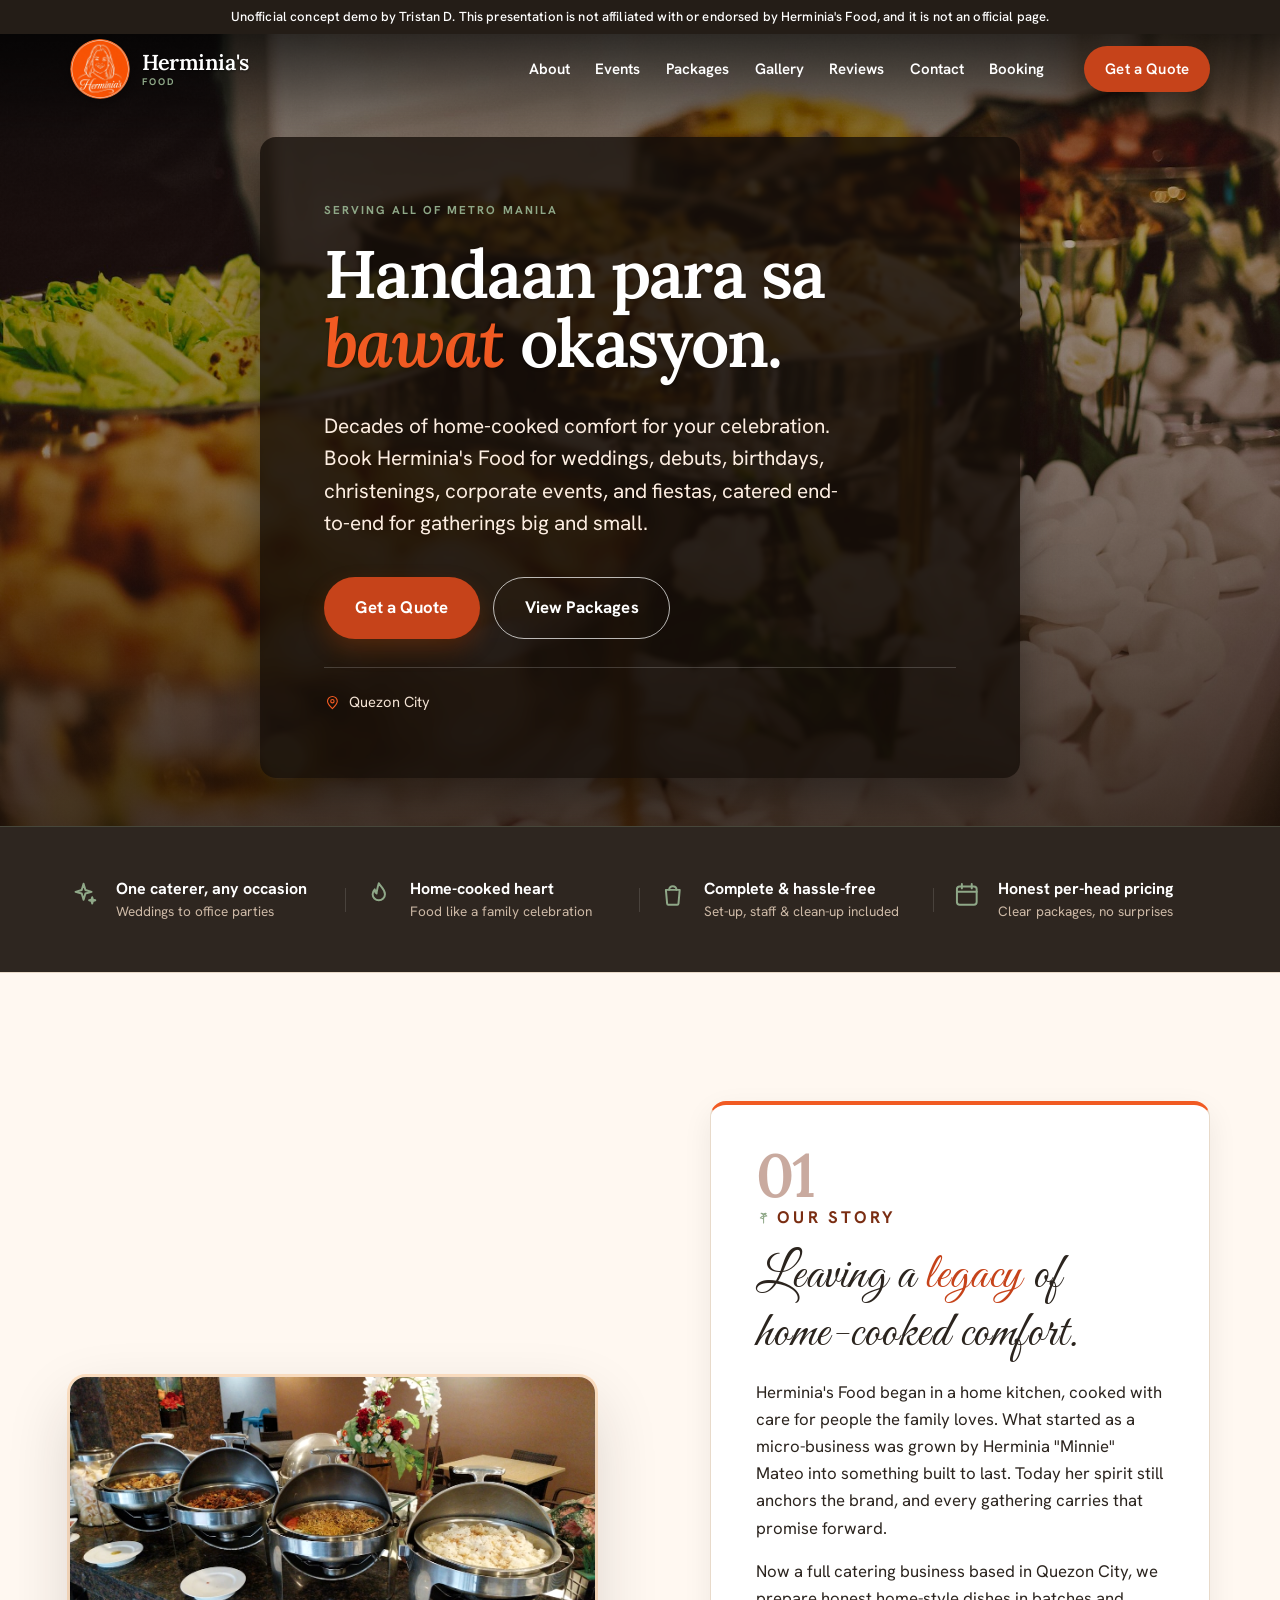
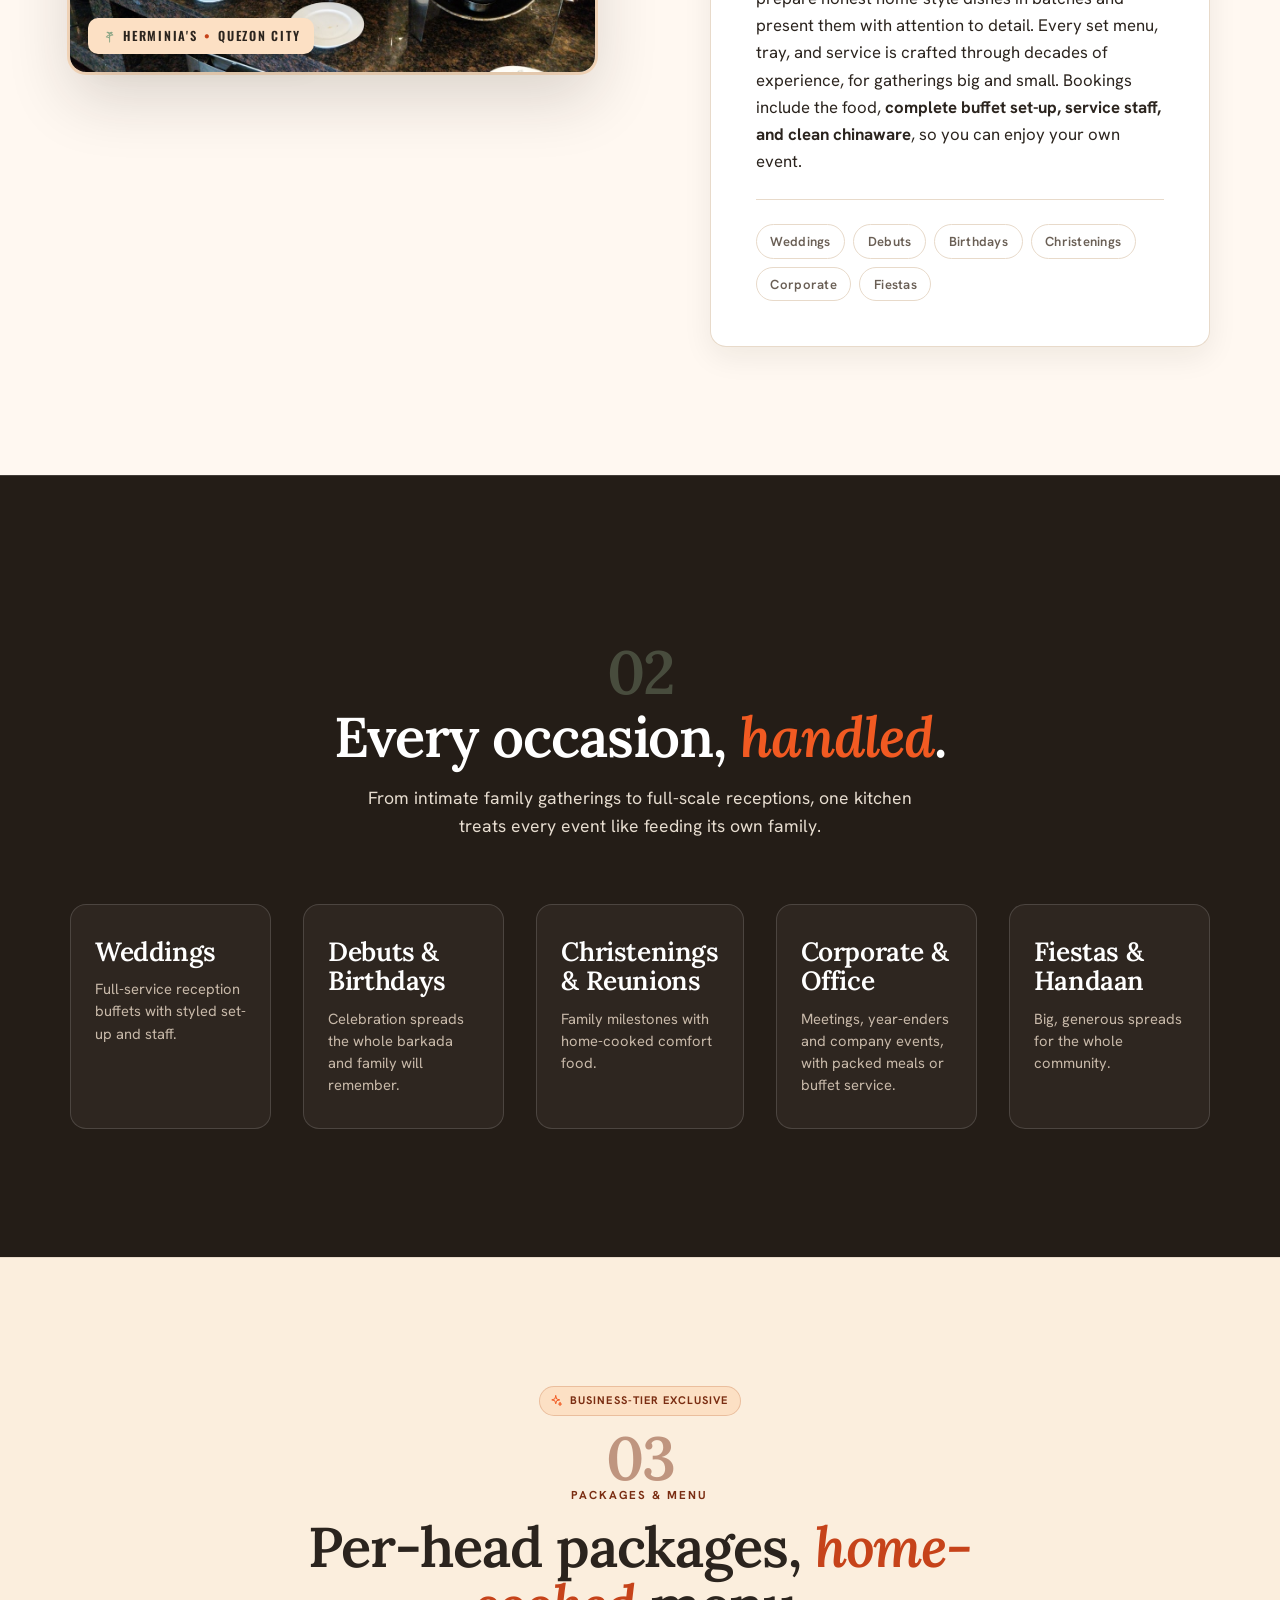
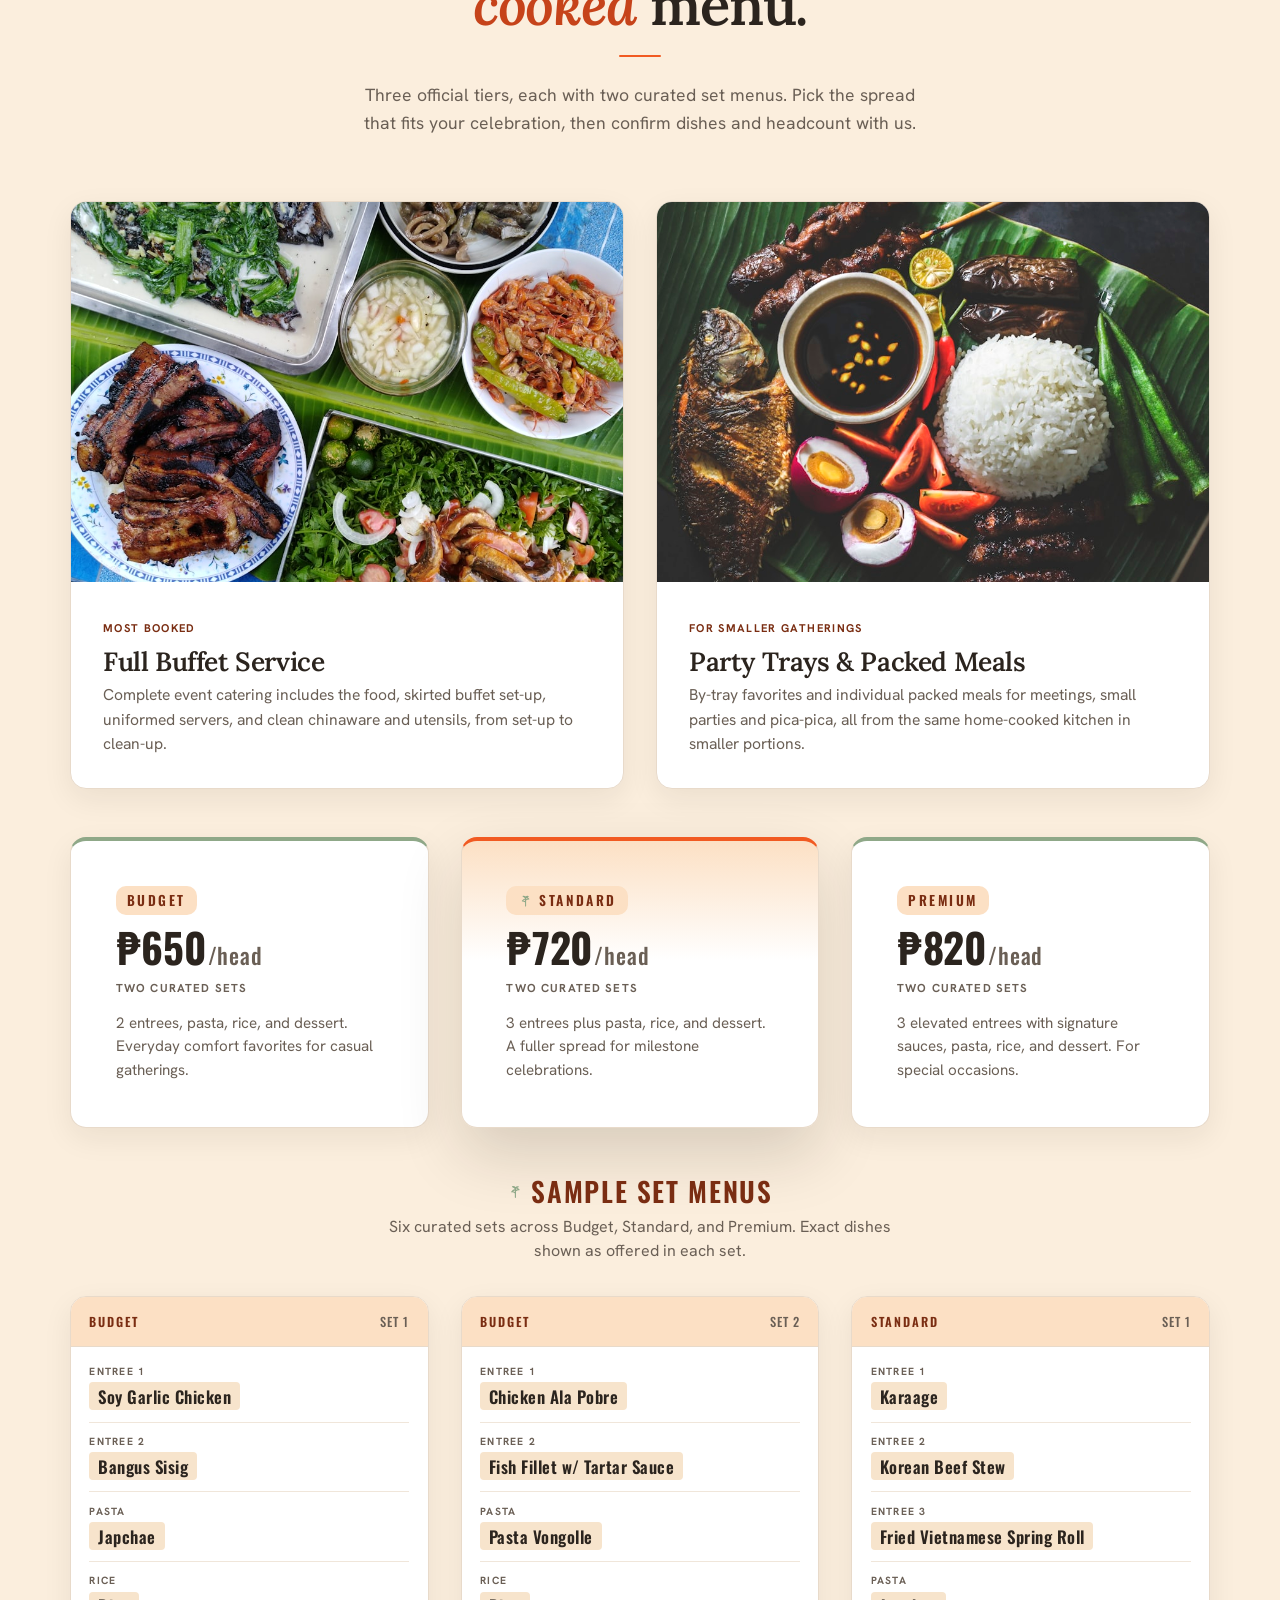
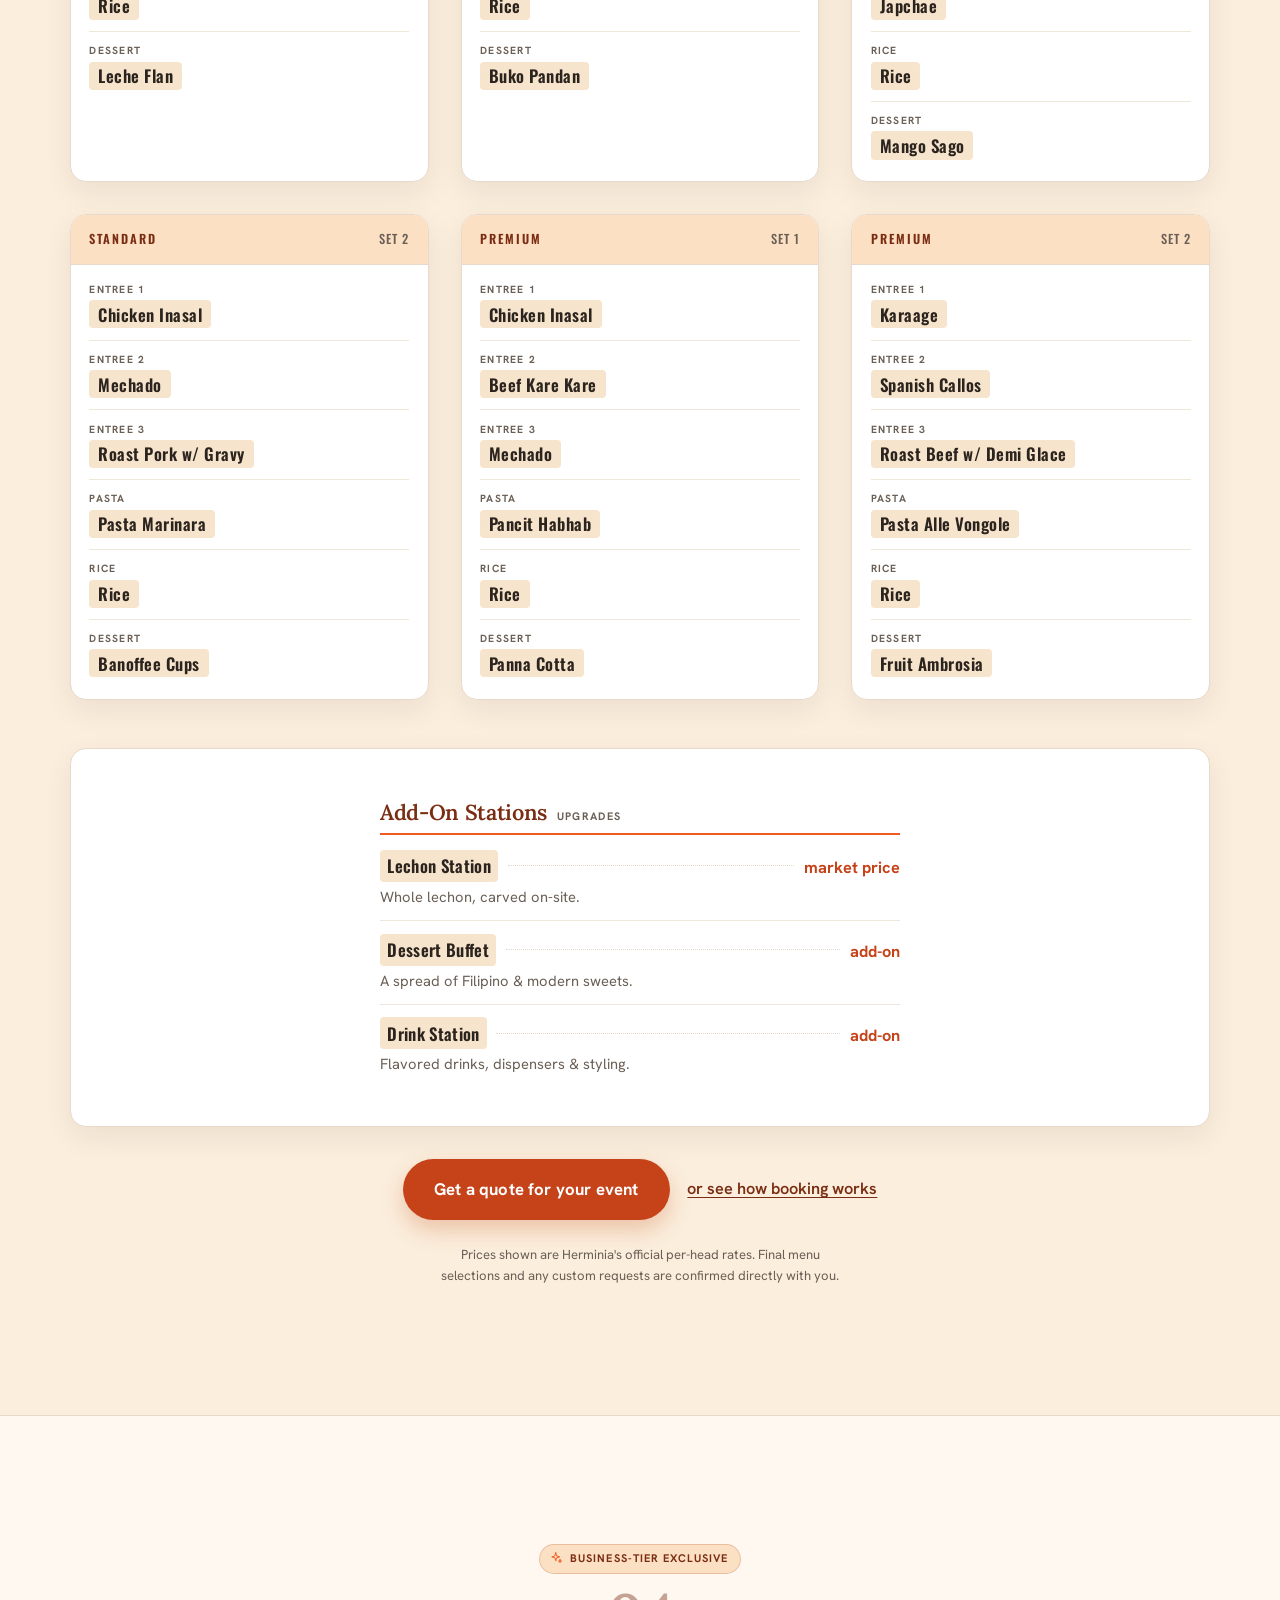
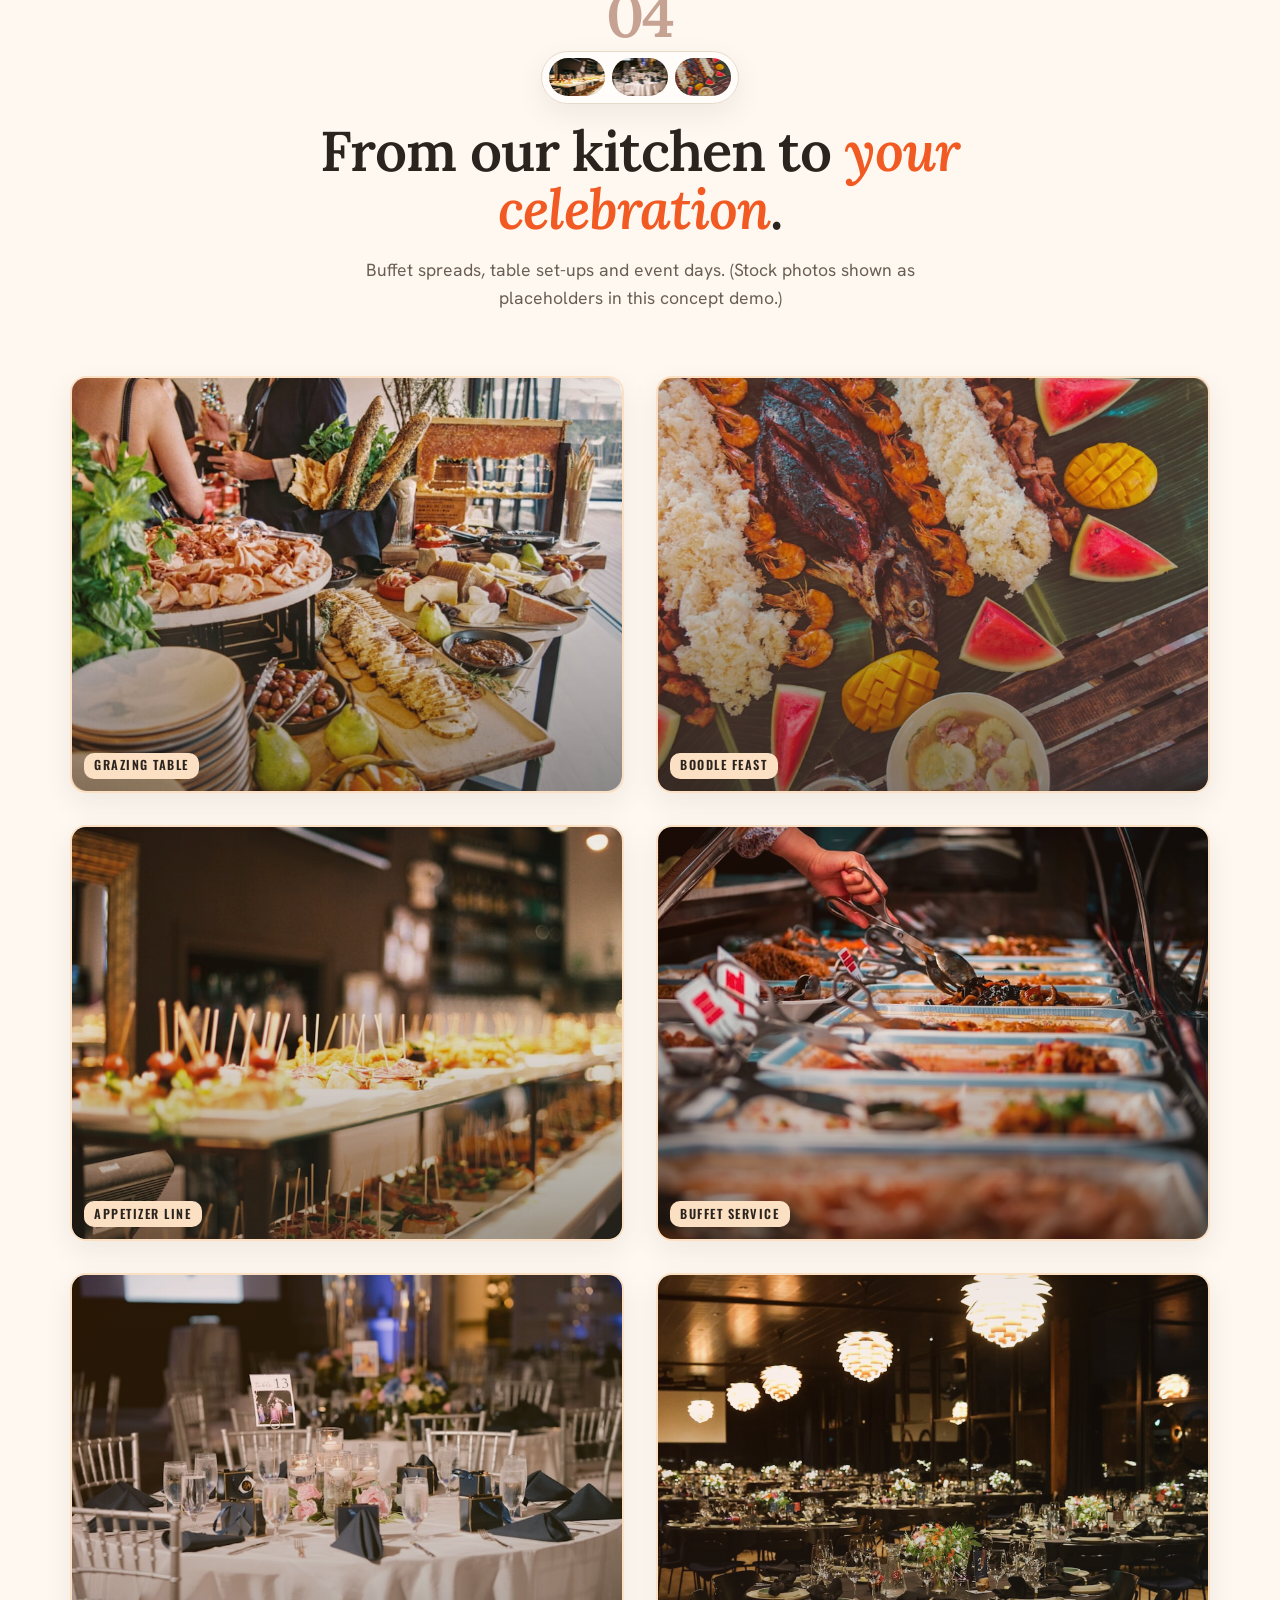
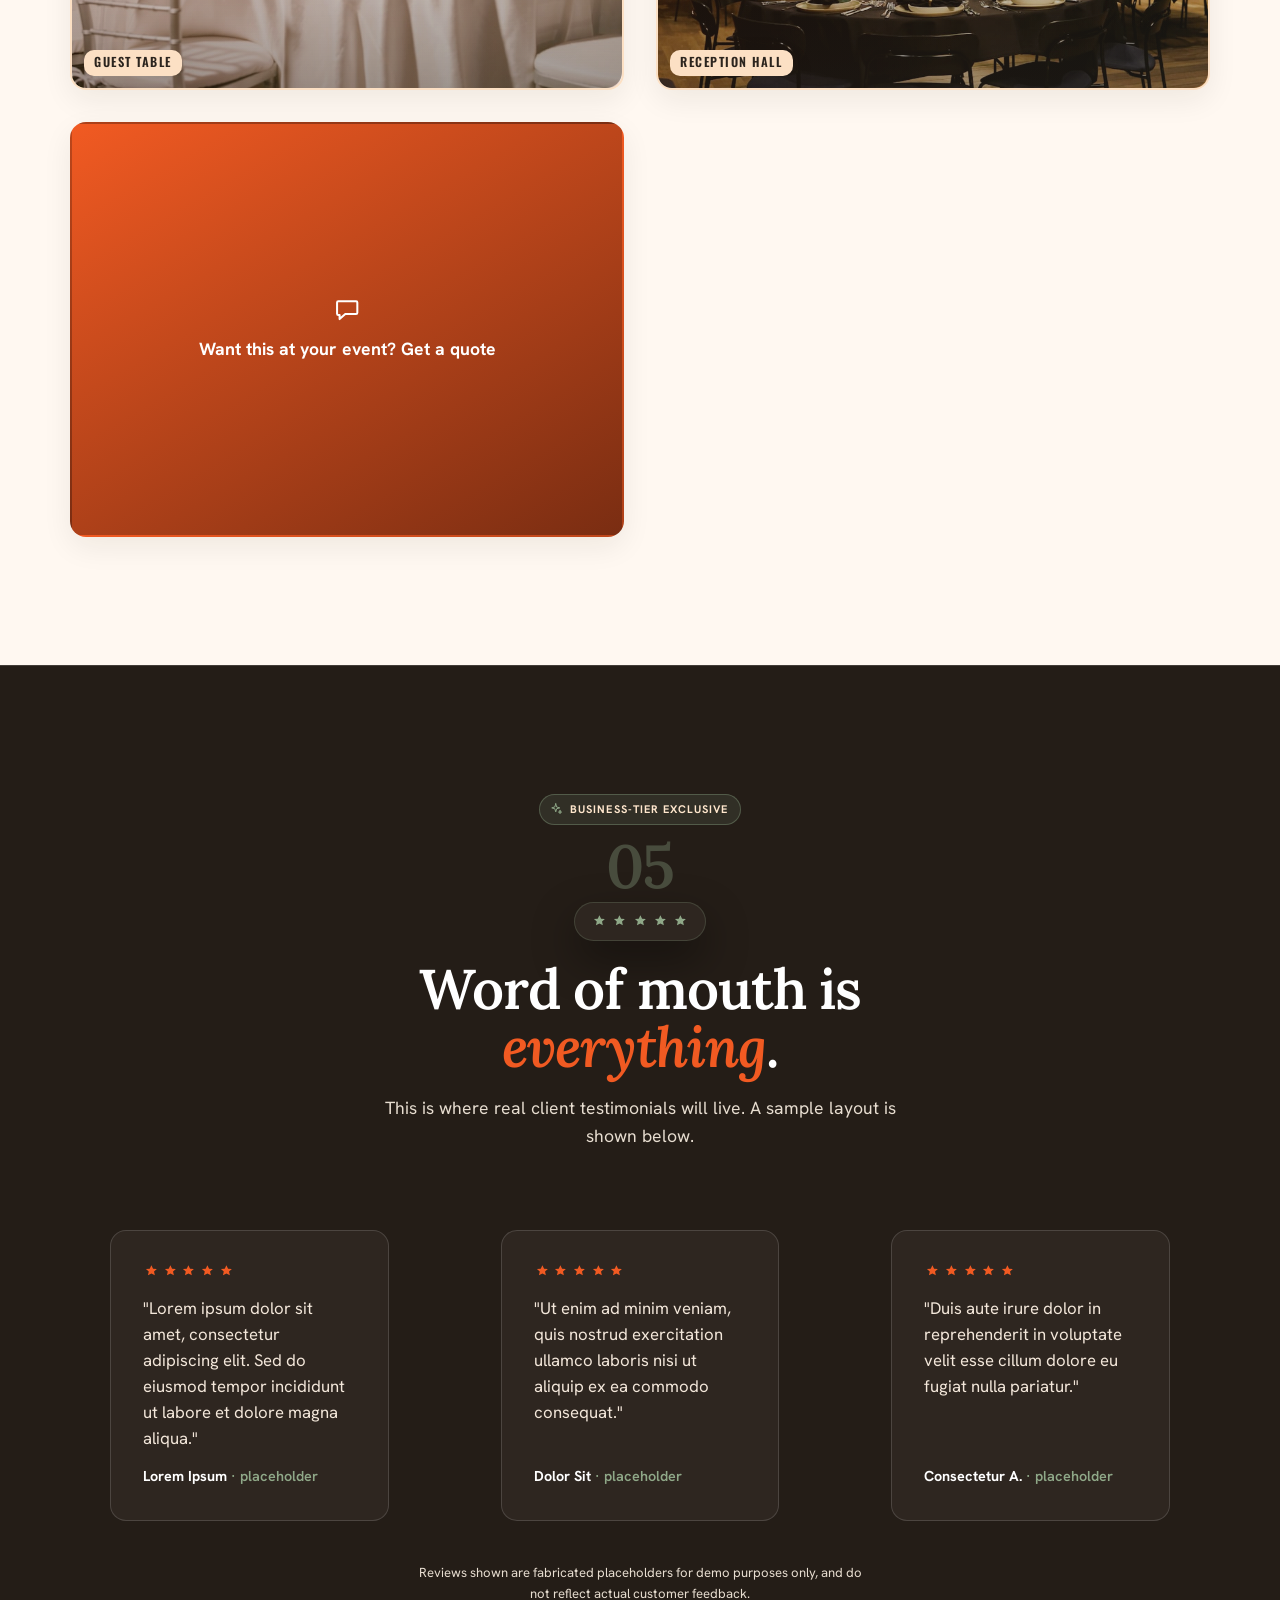
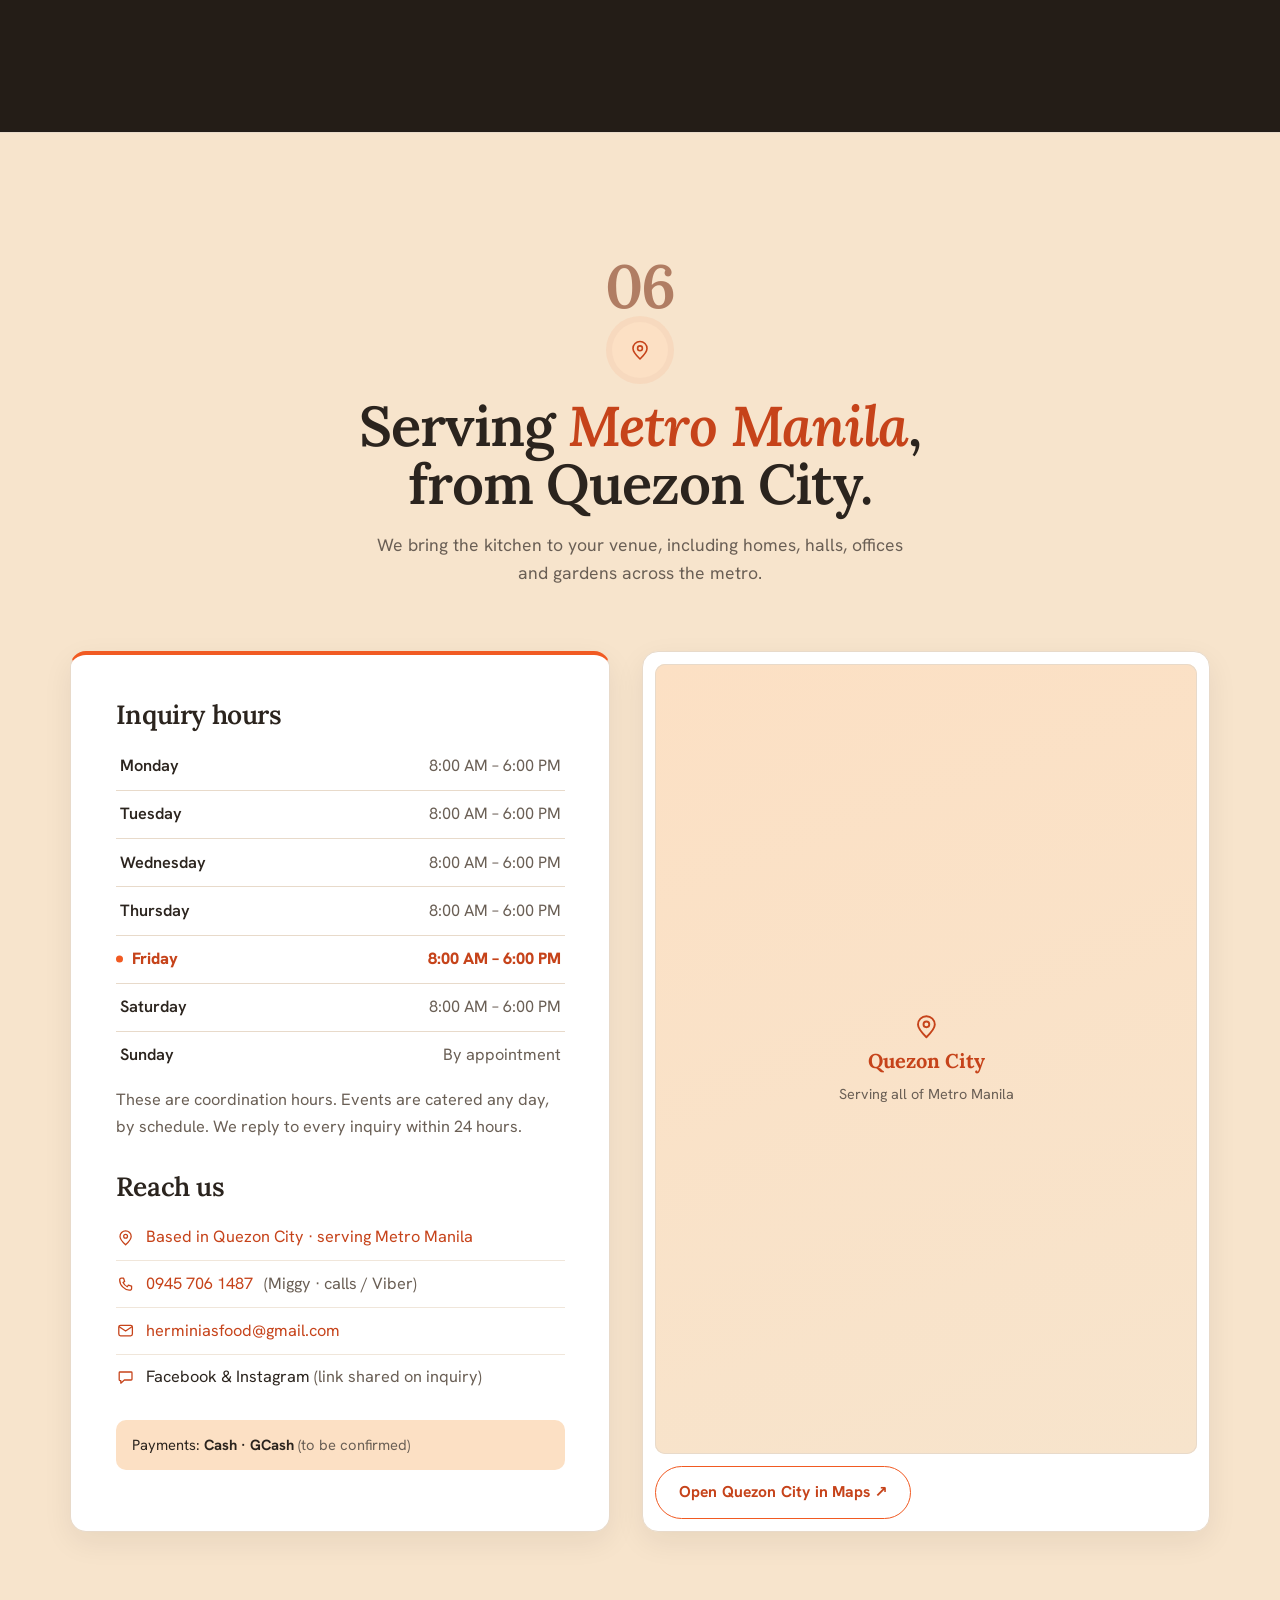
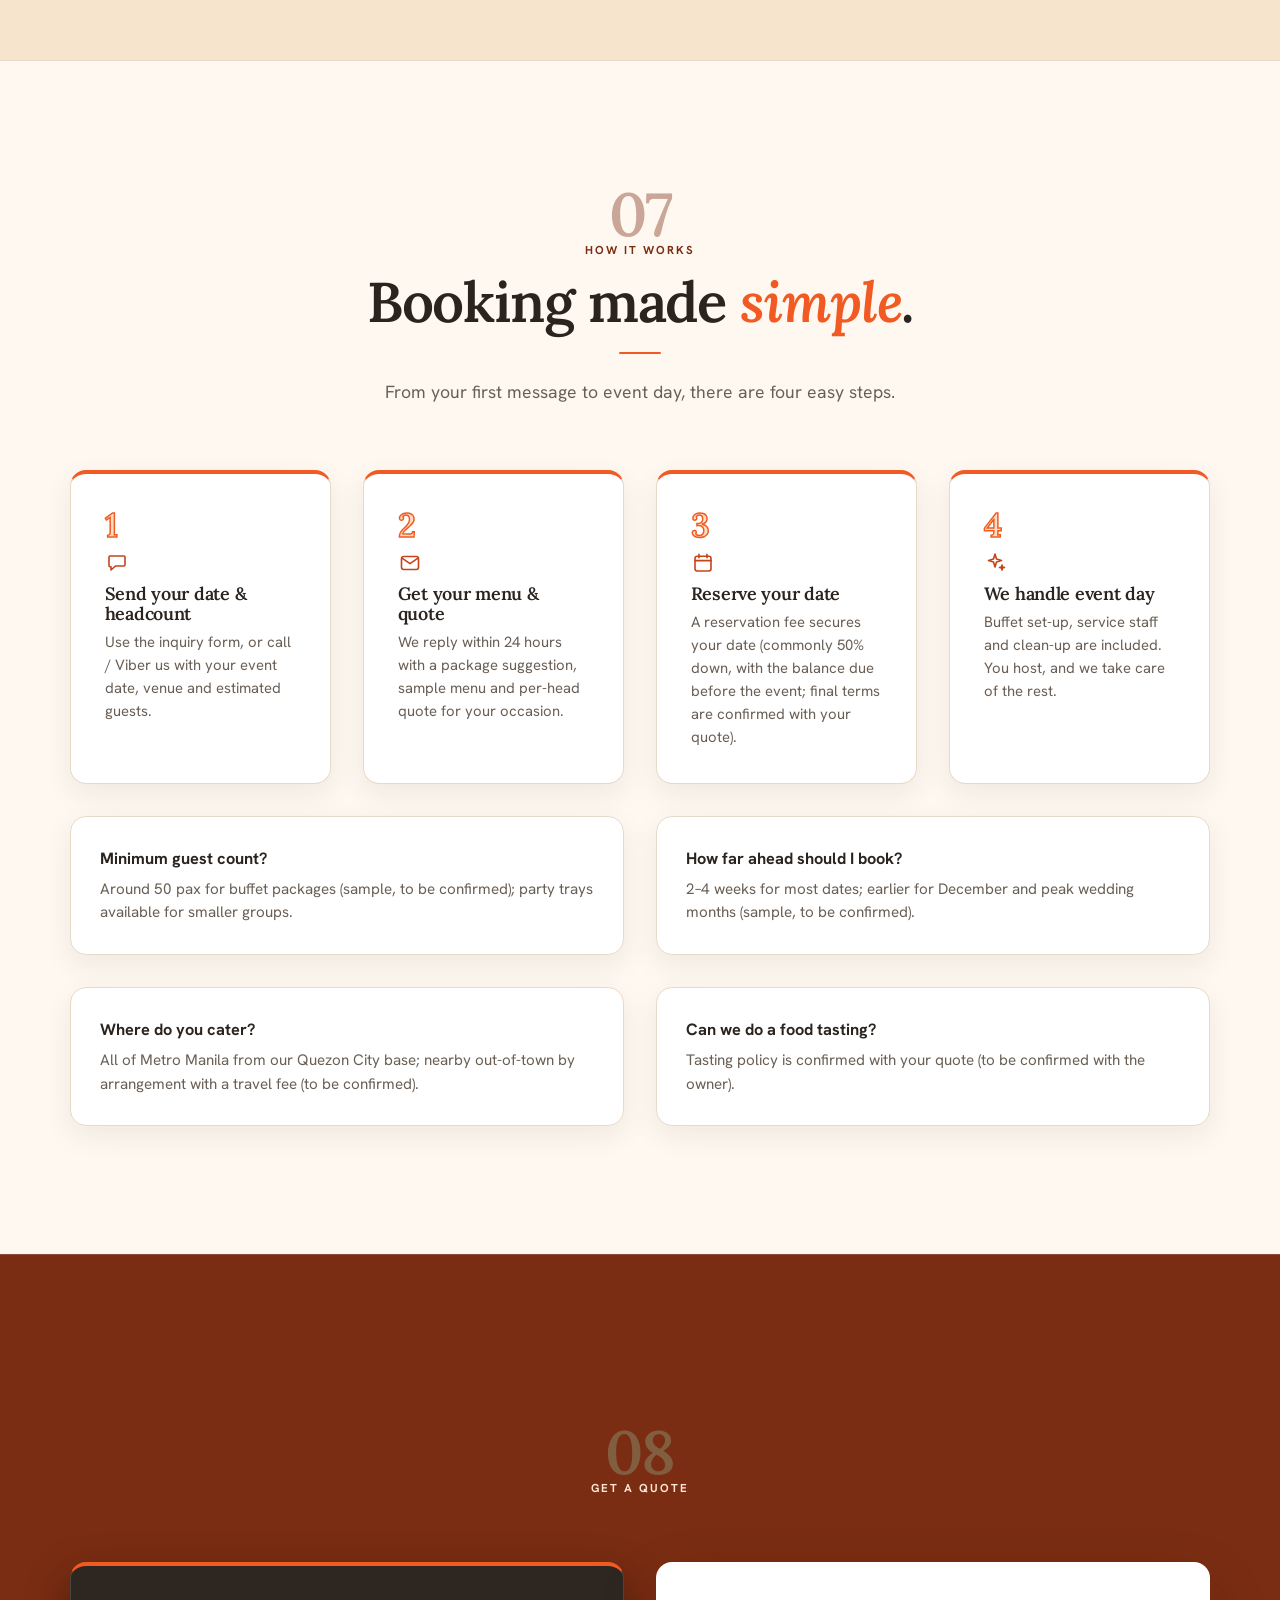
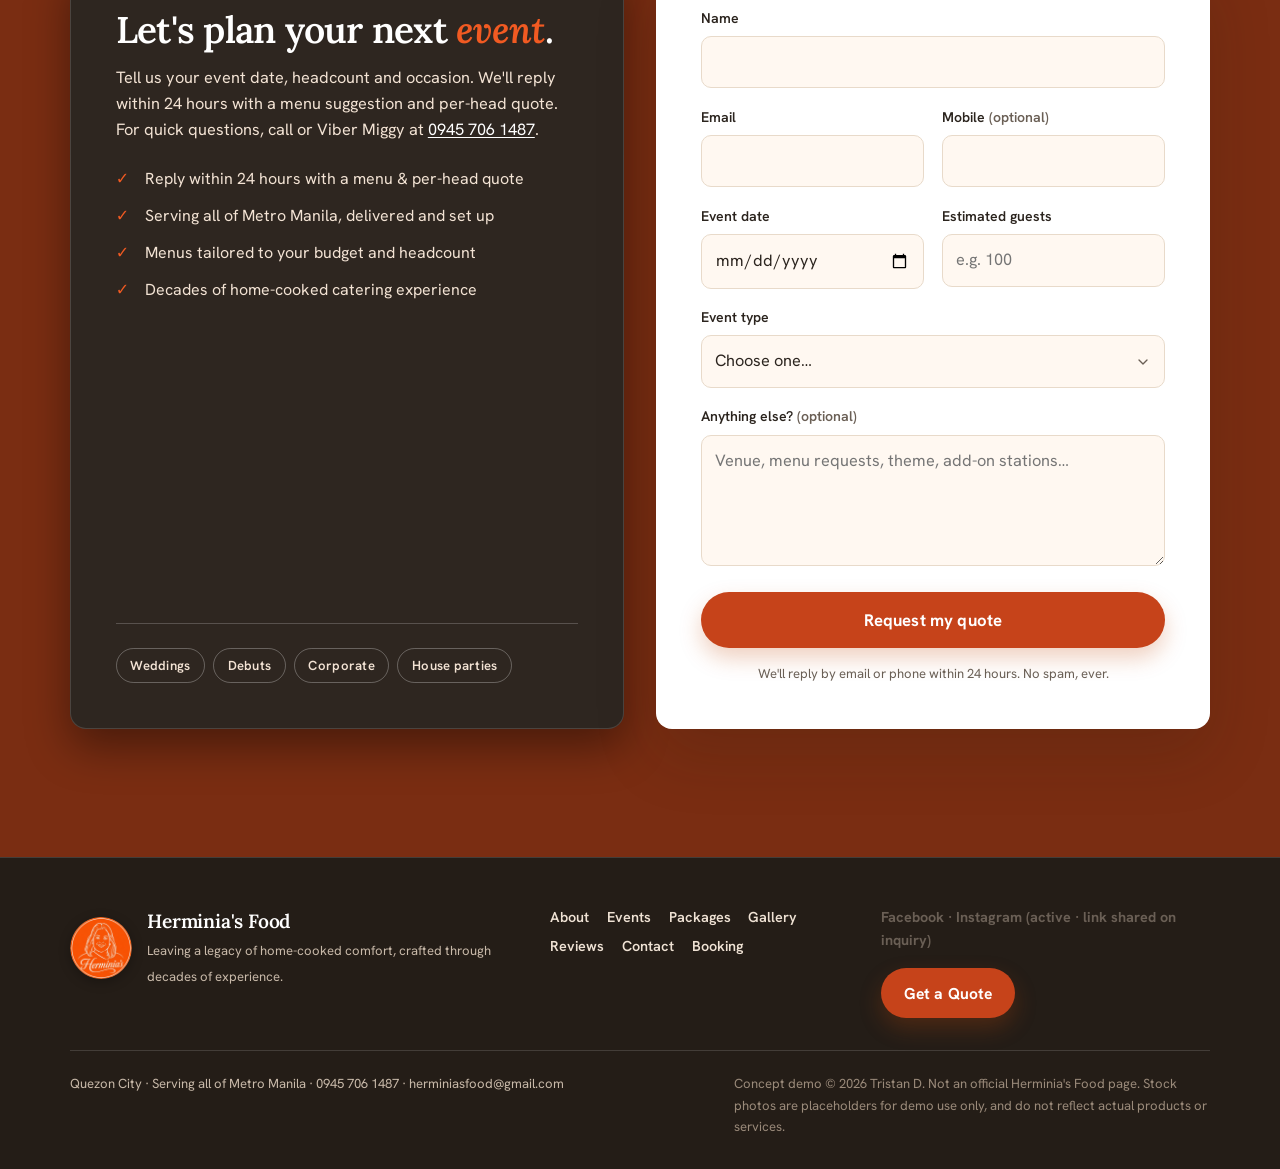
<file: index.html>
<!DOCTYPE html>
<html lang="en">
<head>
<meta charset="utf-8">
<meta name="viewport" content="width=device-width, initial-scale=1">

<!-- ============================================================= -->
<!-- SWAP: SEO / META  (edit per client)                            -->
<!-- BUSINESS TIER build: packages, gallery, reviews & booking.     -->
<!-- ============================================================= -->
<title>Herminia's Food | Event Catering in Quezon City &amp; Metro Manila</title>
<meta name="description" content="Herminia's Food offers home-cooked Filipino buffets for weddings, debuts, birthdays, christenings, corporate events &amp; fiestas. Full-service catering with buffet set-up, staff &amp; per-head packages, serving Quezon City and all of Metro Manila.">
<meta name="theme-color" content="#F15A22">
<link rel="canonical" href="https://demo-herminias.netlify.app/">

<!-- ================= DEMO INDEXING TOGGLE ================= -->
<!-- CURRENT ROLE: teaser-demo (not the live paid build). Hidden from Google    -->
<!-- (duplicate-content + client-brand-on-your-subdomain risk). robots.txt is   -->
<!-- kept as "Allow" on purpose so Google can crawl this page and SEE the       -->
<!-- noindex below: do NOT "Disallow" in robots.txt (blocking the crawl can     -->
<!-- leave the URL indexed anyway). WHEN THE PAID BUILD RESUMES: delete the      -->
<!-- noindex line below (indexed by design), set the real Formspree ID, and      -->
<!-- remove the demo-mode form intercept in script.js.                          -->
<meta name="robots" content="noindex, nofollow">
<!-- ======================================================== -->

<!-- Open Graph / social cards -->
<meta property="og:type" content="website">
<meta property="og:site_name" content="Herminia's Food">
<meta property="og:locale" content="en_PH">
<meta property="og:title" content="Herminia's Food | Handa para sa bawat okasyon">
<meta property="og:description" content="Home-cooked Filipino buffets for every celebration, including weddings, debuts, birthdays &amp; corporate events. Full-service catering across Quezon City &amp; Metro Manila.">
<meta property="og:image" content="https://demo-herminias.netlify.app/assets/og-image.jpg">
<meta property="og:image:width" content="1200">
<meta property="og:image:height" content="630">
<meta property="og:image:alt" content="Herminia's Food: Filipino buffet spread for events in Quezon City">
<meta property="og:url" content="https://demo-herminias.netlify.app/">
<meta name="twitter:card" content="summary_large_image">
<meta name="twitter:title" content="Herminia's Food | Handa para sa bawat okasyon">
<meta name="twitter:description" content="Home-cooked Filipino buffets for every celebration, catered end-to-end across Quezon City &amp; Metro Manila.">
<meta name="twitter:image" content="https://demo-herminias.netlify.app/assets/og-image.jpg">

<!-- Favicons -->
<link rel="icon" href="/favicon.ico" sizes="any">
<link rel="icon" type="image/png" sizes="32x32" href="/assets/favicon-32.png">
<link rel="icon" type="image/png" sizes="16x16" href="/assets/favicon-16.png">
<link rel="apple-touch-icon" href="/assets/apple-touch-icon.png">
<link rel="manifest" href="/site.webmanifest">

<!-- Fonts: Lora, Hanken Grotesk, Oswald, Great Vibes -->
<link rel="preconnect" href="https://fonts.googleapis.com">
<link rel="preconnect" href="https://fonts.gstatic.com" crossorigin>
<link href="https://fonts.googleapis.com/css2?family=Lora:ital,wght@0,400;0,500;0,600;0,700;1,400;1,500;1,600&family=Hanken+Grotesk:wght@400;500;600;700;800&family=Oswald:wght@500;600;700&family=Great+Vibes&display=swap" rel="stylesheet">

<link rel="stylesheet" href="/styles.css">

<!-- ============================================================= -->
<!-- SWAP: STRUCTURED DATA (Google rich results); edit per client -->
<!-- ============================================================= -->
<script type="application/ld+json">
{
  "@context": "https://schema.org",
  "@type": "FoodEstablishment",
  "name": "Herminia's Food",
  "description": "Family-run, full-service event caterer offering home-cooked Filipino buffets, packages and party trays for weddings, debuts, birthdays, christenings, corporate events and fiestas.",
  "image": "https://demo-herminias.netlify.app/assets/og-image.jpg",
  "@id": "https://demo-herminias.netlify.app/",
  "url": "https://demo-herminias.netlify.app/",
  "hasMenu": "https://demo-herminias.netlify.app/#menu",
  "telephone": "+639457061487",
  "email": "herminiasfood@gmail.com",
  "priceRange": "₱₱",
  "servesCuisine": ["Filipino"],
  "address": {
    "@type": "PostalAddress",
    "addressLocality": "Quezon City",
    "addressRegion": "Metro Manila",
    "addressCountry": "PH"
  },
  "geo": { "@type": "GeoCoordinates", "latitude": 14.6760, "longitude": 121.0437 },
  "areaServed": "Metro Manila",
  "openingHoursSpecification": [
    { "@type": "OpeningHoursSpecification", "dayOfWeek": ["Monday","Tuesday","Wednesday","Thursday","Friday","Saturday"], "opens": "08:00", "closes": "18:00" }
  ],
  "acceptsReservations": "True"
}
</script>
</head>

<body>
<a class="skip-link" href="#main">Skip to content</a>

<div class="demo-banner" role="note">
  Unofficial concept demo by Tristan D. This presentation is not affiliated with or endorsed by Herminia's Food, and it is not an official page.
</div>

<!-- ============================================================= -->
<!-- ICON SPRITE: one cohesive 24px line-icon set (no emoji)        -->
<!-- ============================================================= -->
<svg width="0" height="0" style="position:absolute" aria-hidden="true" focusable="false">
  <defs>
    <symbol id="i-flame" viewBox="0 0 24 24"><path d="M12 2.6c2 3.4 5 5 5 8.9a5 5 0 0 1-10 0c0-1.6.7-2.9 1.7-3.9.1 1.7.6 2.8 1.5 3.3.2-2.8 1-5.6 1.8-8.3Z"/></symbol>
    <symbol id="i-sparkle" viewBox="0 0 24 24"><path d="M11 3l1.5 5.1L17.5 9.6 12.5 11 11 16l-1.5-5L4.5 9.6 9.5 8.1 11 3Z"/><path d="M18 14l.55 1.9 1.95.55-1.95.55L18 19l-.55-2-1.95-.55 1.95-.55L18 14Z"/></symbol>
    <symbol id="i-bag" viewBox="0 0 24 24"><path d="M6.4 8h11.2l-1 11.1a1 1 0 0 1-1 .9H8.4a1 1 0 0 1-1-.9L6.4 8Z"/><path d="M9 8a3 3 0 0 1 6 0"/></symbol>
    <symbol id="i-calendar" viewBox="0 0 24 24"><rect x="4" y="5.2" width="16" height="14.8" rx="2.2"/><path d="M4 9.6h16"/><path d="M8 3.2v3.6M16 3.2v3.6"/></symbol>
    <symbol id="i-pin" viewBox="0 0 24 24"><path d="M12 21c4.2-4 7-7.1 7-10.5A7 7 0 0 0 5 10.5C5 13.9 7.8 17 12 21Z"/><circle cx="12" cy="10.3" r="2.4"/></symbol>
    <symbol id="i-phone" viewBox="0 0 24 24"><path d="M6.6 4h2.9l1.3 4-2 1.4a11 11 0 0 0 5.3 5.3l1.4-2 4 1.3v2.9a2 2 0 0 1-2.2 2C11.2 19.4 4.6 12.8 4.6 6.2A2 2 0 0 1 6.6 4Z"/></symbol>
    <symbol id="i-mail" viewBox="0 0 24 24"><rect x="3.5" y="5.5" width="17" height="13" rx="2.2"/><path d="M4 7.2l8 5.4 8-5.4"/></symbol>
    <symbol id="i-chat" viewBox="0 0 24 24"><path d="M5 5h14a1 1 0 0 1 1 1v8a1 1 0 0 1-1 1h-8.5L6 19v-3.2H5a1 1 0 0 1-1-1V6a1 1 0 0 1 1-1Z"/></symbol>
    <symbol id="i-star" viewBox="0 0 24 24"><path d="M12 3.2l2.4 4.95 5.45.55-4.1 3.62 1.2 5.33L12 14.9l-4.95 2.75 1.2-5.33-4.1-3.62 5.45-.55L12 3.2Z"/></symbol>
    <symbol id="i-instagram" viewBox="0 0 24 24"><rect x="3.5" y="3.5" width="17" height="17" rx="4.6"/><circle cx="12" cy="12" r="3.6"/><circle cx="17.2" cy="6.8" r="1.05" fill="currentColor" stroke="none"/></symbol>
    <symbol id="i-sprig" viewBox="0 0 24 24"><path d="M12 20.5V8.2"/><path d="M12 14.2c-1.6-1.1-3.4-1.7-5.2-1.6 1.1-1.6 2.9-2.7 5.2-3.1"/><path d="M12 11.4c1.5-1.2 3.3-1.9 5.1-1.9-1-1.5-2.7-2.6-5.1-3.1"/><path d="M12 8.2c-1.1-1.4-2.4-2.4-4-3 1.4-.2 3 .4 4 1.6"/><path d="M12 8.2c1.1-1.4 2.5-2.3 4.1-2.8-1.4-.3-3 .3-4.1 1.5"/></symbol>
  </defs>
</svg>

<!-- ============================================================= -->
<!-- HEADER / NAV                                                   -->
<!-- ============================================================= -->
<header class="site-header" id="top">
  <div class="container header-inner">
    <a class="brand" href="#top" aria-label="Herminia's Food home">
      <img src="/assets/herminias-logo.png" alt="Herminia's Food logo" width="60" height="60" class="brand-logo">
      <span class="brand-name">Herminia's<span class="brand-sub">Food</span></span>
    </a>

    <nav class="nav" id="nav" aria-label="Primary">
      <a href="#about">About</a>
      <a href="#flavors">Events</a>
      <a href="#menu">Packages</a>
      <a href="#gallery">Gallery</a>
      <a href="#reviews">Reviews</a>
      <a href="#visit">Contact</a>
      <a href="#how">Booking</a>
      <a class="btn btn-primary nav-cta" href="#book">Get a Quote</a>
    </nav>

    <button class="nav-toggle" id="navToggle" aria-label="Open menu" aria-expanded="false" aria-controls="nav">
      <span></span><span></span><span></span>
    </button>
  </div>
</header>

<main id="main">
<!-- ============================================================= -->
<!-- HERO                                                           -->
<!-- ============================================================= -->
<section class="hero" id="hero">
  <div class="hero-bg" aria-hidden="true"></div>
  <div class="container hero-inner reveal">
    <p class="eyebrow">Serving all of Metro Manila</p>
    <h1 class="hero-title">Handaan para sa <em>bawat</em> okasyon.</h1>
    <p class="hero-sub">Decades of home-cooked comfort for your celebration. Book Herminia's Food for weddings, debuts, birthdays, christenings, corporate events, and fiestas, catered end-to-end for gatherings big and small.</p>
    <div class="hero-actions">
      <a class="btn btn-primary btn-lg" href="#book">Get a Quote</a>
      <a class="btn btn-ghost btn-lg" href="#menu">View Packages</a>
    </div>
    <p class="hero-rating"><svg class="ic" aria-hidden="true"><use href="#i-pin"/></svg> <span>Quezon City</span></p>
  </div>
</section>

<!-- FEATURE STRIP -->
<section class="strip" aria-label="Highlights">
  <div class="container strip-grid">
    <div class="strip-item"><svg class="ic" aria-hidden="true"><use href="#i-sparkle"/></svg><div><strong>One caterer, any occasion</strong><span>Weddings to office parties</span></div></div>
    <div class="strip-item"><svg class="ic" aria-hidden="true"><use href="#i-flame"/></svg><div><strong>Home-cooked heart</strong><span>Food like a family celebration</span></div></div>
    <div class="strip-item"><svg class="ic" aria-hidden="true"><use href="#i-bag"/></svg><div><strong>Complete &amp; hassle-free</strong><span>Set-up, staff &amp; clean-up included</span></div></div>
    <div class="strip-item"><svg class="ic" aria-hidden="true"><use href="#i-calendar"/></svg><div><strong>Honest per-head pricing</strong><span>Clear packages, no surprises</span></div></div>
  </div>
</section>

<!-- ============================================================= -->
<!-- ABOUT                                                          -->
<!-- ============================================================= -->
<section class="section about" id="about">
  <div class="container about-grid">
    <div class="about-media reveal">
      <img src="/assets/about-buffet.jpg" alt="A Filipino buffet line in chafing dishes with rice, noodles and home-style mains ready for serving" width="1200" height="675" loading="lazy">
      <span class="about-stamp"><svg class="ic ic-sprig" aria-hidden="true"><use href="#i-sprig"/></svg> Herminia's <span class="stamp-dot" aria-hidden="true">•</span> Quezon City</span>
    </div>
    <div class="about-copy reveal">
      <span class="section-num" aria-hidden="true">01</span>
      <p class="eyebrow eyebrow--with-sprig"><svg class="ic ic-sprig" aria-hidden="true"><use href="#i-sprig"/></svg> Our story</p>
      <h2 class="script-tagline about-tagline">Leaving a <em>legacy</em> of home-cooked comfort.</h2>
      <p>Herminia's Food began in a home kitchen, cooked with care for people the family loves. What started as a micro-business was grown by Herminia "Minnie" Mateo into something built to last. Today her spirit still anchors the brand, and every gathering carries that promise forward.</p>
      <p>Now a full catering business based in Quezon City, we prepare honest home-style dishes in batches and present them with attention to detail. Every set menu, tray, and service is crafted through decades of experience, for gatherings big and small. Bookings include the food, <strong>complete buffet set-up, service staff, and clean chinaware</strong>, so you can enjoy your own event.</p>
      <ul class="about-tags">
        <li>Weddings</li><li>Debuts</li><li>Birthdays</li><li>Christenings</li><li>Corporate</li><li>Fiestas</li>
      </ul>
    </div>
  </div>
</section>

<!-- ============================================================= -->
<!-- EVENTS WE CATER (dark)                                         -->
<!-- ============================================================= -->
<section class="section flavors section--dark" id="flavors">
  <div class="container">
    <div class="flavors-head reveal">
      <span class="section-num" aria-hidden="true">02</span>
      <h2>Every occasion, <em>handled</em>.</h2>
      <p class="flavors-lead">From intimate family gatherings to full-scale receptions, one kitchen treats every event like feeding its own family.</p>
    </div>
    <div class="flavor-grid">
      <article class="flavor-card reveal"><h3>Weddings</h3><p>Full-service reception buffets with styled set-up and staff.</p></article>
      <article class="flavor-card reveal"><h3>Debuts &amp; Birthdays</h3><p>Celebration spreads the whole barkada and family will remember.</p></article>
      <article class="flavor-card reveal"><h3>Christenings &amp; Reunions</h3><p>Family milestones with home-cooked comfort food.</p></article>
      <article class="flavor-card reveal"><h3>Corporate &amp; Office</h3><p>Meetings, year-enders and company events, with packed meals or buffet service.</p></article>
      <article class="flavor-card reveal"><h3>Fiestas &amp; Handaan</h3><p>Big, generous spreads for the whole community.</p></article>
    </div>
  </div>
</section>

<!-- ============================================================= -->
<!-- PACKAGES & SAMPLE MENU (Business Tier feature)                 -->
<!-- Real per-head tiers and sample set menus from client deck.     -->
<!-- ============================================================= -->
<section class="section menu" id="menu">
  <div class="container">
    <div class="section-head reveal">
      <span class="tier-badge"><svg class="ic" aria-hidden="true"><use href="#i-sparkle"/></svg>Business-tier exclusive</span>
      <span class="section-num" aria-hidden="true">03</span>
      <p class="eyebrow">Packages &amp; menu</p>
      <h2>Per-head packages, <em>home-cooked</em> menu.</h2>
      <p class="section-lead">Three official tiers, each with two curated set menus. Pick the spread that fits your celebration, then confirm dishes and headcount with us.</p>
    </div>

    <!-- Featured duo (visual lead) -->
    <div class="featured-grid reveal">
      <article class="featured-card">
        <img src="/assets/dish-home-spread.jpg" alt="Home-style Filipino dishes including grilled liempo, ginataang gulay, ensalada and sinigang sides" width="900" height="675" loading="lazy">
        <div class="featured-body">
          <span class="badge">Most booked</span>
          <h3>Full Buffet Service</h3>
          <p>Complete event catering includes the food, skirted buffet set-up, uniformed servers, and clean chinaware and utensils, from set-up to clean-up.</p>
        </div>
      </article>
      <article class="featured-card">
        <img src="/assets/dish-banana-leaf.jpg" alt="Filipino fiesta platter on banana leaf with grilled fish, pork barbecue, rice and salted egg" width="900" height="600" loading="lazy">
        <div class="featured-body">
          <span class="badge">For smaller gatherings</span>
          <h3>Party Trays &amp; Packed Meals</h3>
          <p>By-tray favorites and individual packed meals for meetings, small parties and pica-pica, all from the same home-cooked kitchen in smaller portions.</p>
        </div>
      </article>
    </div>

    <!-- Three real pricing tiers -->
    <div class="pricing-tiers reveal">
      <article class="pricing-card">
        <p class="pricing-tier-label">Budget</p>
        <p class="pricing-price">₱650<span class="pricing-unit">/head</span></p>
        <p class="pricing-sets">Two curated sets</p>
        <p class="pricing-desc">2 entrees, pasta, rice, and dessert. Everyday comfort favorites for casual gatherings.</p>
      </article>
      <article class="pricing-card pricing-card--featured">
        <p class="pricing-tier-label"><svg class="ic ic-sprig" aria-hidden="true"><use href="#i-sprig"/></svg> Standard</p>
        <p class="pricing-price">₱720<span class="pricing-unit">/head</span></p>
        <p class="pricing-sets">Two curated sets</p>
        <p class="pricing-desc">3 entrees plus pasta, rice, and dessert. A fuller spread for milestone celebrations.</p>
      </article>
      <article class="pricing-card">
        <p class="pricing-tier-label">Premium</p>
        <p class="pricing-price">₱820<span class="pricing-unit">/head</span></p>
        <p class="pricing-sets">Two curated sets</p>
        <p class="pricing-desc">3 elevated entrees with signature sauces, pasta, rice, and dessert. For special occasions.</p>
      </article>
    </div>

    <!-- Full 6-set sample menu -->
    <div class="sample-sets reveal">
      <div class="sample-sets-head">
        <h3 class="sample-sets-title"><svg class="ic ic-sprig" aria-hidden="true"><use href="#i-sprig"/></svg> Sample set menus</h3>
        <p class="sample-sets-lead">Six curated sets across Budget, Standard, and Premium. Exact dishes shown as offered in each set.</p>
      </div>
      <div class="set-grid">
        <article class="set-card">
          <header class="set-card-head">
            <span class="set-tier">Budget</span>
            <span class="set-num">Set 1</span>
          </header>
          <ul class="set-dishes">
            <li><span class="set-role">Entree 1</span><span class="set-dish">Soy Garlic Chicken</span></li>
            <li><span class="set-role">Entree 2</span><span class="set-dish">Bangus Sisig</span></li>
            <li><span class="set-role">Pasta</span><span class="set-dish">Japchae</span></li>
            <li><span class="set-role">Rice</span><span class="set-dish">Rice</span></li>
            <li><span class="set-role">Dessert</span><span class="set-dish">Leche Flan</span></li>
          </ul>
        </article>
        <article class="set-card">
          <header class="set-card-head">
            <span class="set-tier">Budget</span>
            <span class="set-num">Set 2</span>
          </header>
          <ul class="set-dishes">
            <li><span class="set-role">Entree 1</span><span class="set-dish">Chicken Ala Pobre</span></li>
            <li><span class="set-role">Entree 2</span><span class="set-dish">Fish Fillet w/ Tartar Sauce</span></li>
            <li><span class="set-role">Pasta</span><span class="set-dish">Pasta Vongolle</span></li>
            <li><span class="set-role">Rice</span><span class="set-dish">Rice</span></li>
            <li><span class="set-role">Dessert</span><span class="set-dish">Buko Pandan</span></li>
          </ul>
        </article>
        <article class="set-card">
          <header class="set-card-head">
            <span class="set-tier">Standard</span>
            <span class="set-num">Set 1</span>
          </header>
          <ul class="set-dishes">
            <li><span class="set-role">Entree 1</span><span class="set-dish">Karaage</span></li>
            <li><span class="set-role">Entree 2</span><span class="set-dish">Korean Beef Stew</span></li>
            <li><span class="set-role">Entree 3</span><span class="set-dish">Fried Vietnamese Spring Roll</span></li>
            <li><span class="set-role">Pasta</span><span class="set-dish">Japchae</span></li>
            <li><span class="set-role">Rice</span><span class="set-dish">Rice</span></li>
            <li><span class="set-role">Dessert</span><span class="set-dish">Mango Sago</span></li>
          </ul>
        </article>
        <article class="set-card">
          <header class="set-card-head">
            <span class="set-tier">Standard</span>
            <span class="set-num">Set 2</span>
          </header>
          <ul class="set-dishes">
            <li><span class="set-role">Entree 1</span><span class="set-dish">Chicken Inasal</span></li>
            <li><span class="set-role">Entree 2</span><span class="set-dish">Mechado</span></li>
            <li><span class="set-role">Entree 3</span><span class="set-dish">Roast Pork w/ Gravy</span></li>
            <li><span class="set-role">Pasta</span><span class="set-dish">Pasta Marinara</span></li>
            <li><span class="set-role">Rice</span><span class="set-dish">Rice</span></li>
            <li><span class="set-role">Dessert</span><span class="set-dish">Banoffee Cups</span></li>
          </ul>
        </article>
        <article class="set-card">
          <header class="set-card-head">
            <span class="set-tier">Premium</span>
            <span class="set-num">Set 1</span>
          </header>
          <ul class="set-dishes">
            <li><span class="set-role">Entree 1</span><span class="set-dish">Chicken Inasal</span></li>
            <li><span class="set-role">Entree 2</span><span class="set-dish">Beef Kare Kare</span></li>
            <li><span class="set-role">Entree 3</span><span class="set-dish">Mechado</span></li>
            <li><span class="set-role">Pasta</span><span class="set-dish">Pancit Habhab</span></li>
            <li><span class="set-role">Rice</span><span class="set-dish">Rice</span></li>
            <li><span class="set-role">Dessert</span><span class="set-dish">Panna Cotta</span></li>
          </ul>
        </article>
        <article class="set-card">
          <header class="set-card-head">
            <span class="set-tier">Premium</span>
            <span class="set-num">Set 2</span>
          </header>
          <ul class="set-dishes">
            <li><span class="set-role">Entree 1</span><span class="set-dish">Karaage</span></li>
            <li><span class="set-role">Entree 2</span><span class="set-dish">Spanish Callos</span></li>
            <li><span class="set-role">Entree 3</span><span class="set-dish">Roast Beef w/ Demi Glace</span></li>
            <li><span class="set-role">Pasta</span><span class="set-dish">Pasta Alle Vongole</span></li>
            <li><span class="set-role">Rice</span><span class="set-dish">Rice</span></li>
            <li><span class="set-role">Dessert</span><span class="set-dish">Fruit Ambrosia</span></li>
          </ul>
        </article>
      </div>
    </div>

    <!-- Add-on upgrades (generic, no conflicting package pricing) -->
    <div class="menu-panel reveal">
      <div class="menu-board menu-board--addons">
        <div class="menu-cat">
          <h3 class="menu-cat-title">Add-On Stations <span class="menu-cat-note">upgrades</span></h3>
          <ul class="menu-list">
            <li class="menu-item"><div class="mi-head"><span class="mi-name">Lechon Station</span><span class="mi-dots" aria-hidden="true"></span><span class="mi-price">market price</span></div><p class="mi-desc">Whole lechon, carved on-site.</p></li>
            <li class="menu-item"><div class="mi-head"><span class="mi-name">Dessert Buffet</span><span class="mi-dots" aria-hidden="true"></span><span class="mi-price">add-on</span></div><p class="mi-desc">A spread of Filipino &amp; modern sweets.</p></li>
            <li class="menu-item"><div class="mi-head"><span class="mi-name">Drink Station</span><span class="mi-dots" aria-hidden="true"></span><span class="mi-price">add-on</span></div><p class="mi-desc">Flavored drinks, dispensers &amp; styling.</p></li>
          </ul>
        </div>
      </div>
    </div>

    <div class="menu-cta reveal">
      <a class="btn btn-primary btn-lg" href="#book">Get a quote for your event</a>
      <a class="link-quiet" href="#how">or see how booking works</a>
    </div>
    <p class="menu-disclaimer reveal">Prices shown are Herminia's official per-head rates. Final menu selections and any custom requests are confirmed directly with you.</p>
  </div>
</section>

<!-- ============================================================= -->
<!-- GALLERY (Business Tier feature)                                -->
<!-- ============================================================= -->
<section class="section gallery" id="gallery">
  <div class="container">
    <div class="gallery-head reveal">
      <span class="tier-badge"><svg class="ic" aria-hidden="true"><use href="#i-sparkle"/></svg>Business-tier exclusive</span>
      <span class="section-num" aria-hidden="true">04</span>
      <div class="gallery-preview" aria-hidden="true">
        <span class="gallery-preview-tile gallery-preview-tile--storefront"></span>
        <span class="gallery-preview-tile gallery-preview-tile--duo"></span>
        <span class="gallery-preview-tile gallery-preview-tile--solo"></span>
      </div>
      <h2>From our kitchen to <em>your celebration</em>.</h2>
      <p class="gallery-lead">Buffet spreads, table set-ups and event days. <span class="muted">(Stock photos shown as placeholders in this concept demo.)</span></p>
    </div>
    <div class="gallery-grid reveal">
      <figure class="gallery-item">
        <img src="/assets/gallery-grazing-table.jpg" alt="A generous grazing table spread with cold cuts, cheeses and fresh fruit" loading="lazy">
        <figcaption class="gallery-caption">Grazing table</figcaption>
      </figure>
      <figure class="gallery-item">
        <img src="/assets/gallery-boodle-feast.jpg" alt="Filipino boodle-style feast with grilled fish, shrimp, rice and fresh fruit on banana leaves" loading="lazy">
        <figcaption class="gallery-caption">Boodle feast</figcaption>
      </figure>
      <figure class="gallery-item">
        <img src="/assets/gallery-appetizer-line.jpg" alt="A line of plated appetizers and finger food ready for guests" loading="lazy">
        <figcaption class="gallery-caption">Appetizer line</figcaption>
      </figure>
      <figure class="gallery-item">
        <img src="/assets/gallery-buffet-service.jpg" alt="Guests serving from a full buffet line with tongs" loading="lazy">
        <figcaption class="gallery-caption">Buffet service</figcaption>
      </figure>
      <figure class="gallery-item">
        <img src="/assets/gallery-event-table.jpg" alt="Elegant event guest table with white linens and floral centerpiece" loading="lazy">
        <figcaption class="gallery-caption">Guest table</figcaption>
      </figure>
      <figure class="gallery-item">
        <img src="/assets/gallery-ballroom.jpg" alt="Reception hall set with round guest tables for a formal event" loading="lazy">
        <figcaption class="gallery-caption">Reception hall</figcaption>
      </figure>
      <a class="gallery-item gallery-cta" href="#book">
        <span class="gallery-cta-inner"><svg class="ic" aria-hidden="true"><use href="#i-chat"/></svg> Want this at your event? Get a quote</span>
      </a>
    </div>
  </div>
</section>

<!-- ============================================================= -->
<!-- REVIEWS (Business Tier feature, DARK)                          -->
<!-- teaser-demo mode: quotes are fabricated Lorem Ipsum placeholders -->
<!-- (see .reviews-disclaimer below); swap in real testimonials when -->
<!-- the paid build resumes.                                        -->
<!-- ============================================================= -->
<section class="section reviews section--dark" id="reviews">
  <div class="container">
    <div class="reviews-head reveal">
      <span class="tier-badge"><svg class="ic" aria-hidden="true"><use href="#i-sparkle"/></svg>Business-tier exclusive</span>
      <span class="section-num" aria-hidden="true">05</span>
      <div class="review-mark" aria-hidden="true">
        <svg class="ic ic--fill"><use href="#i-star"/></svg>
        <svg class="ic ic--fill"><use href="#i-star"/></svg>
        <svg class="ic ic--fill"><use href="#i-star"/></svg>
        <svg class="ic ic--fill"><use href="#i-star"/></svg>
        <svg class="ic ic--fill"><use href="#i-star"/></svg>
      </div>
      <h2>Word of mouth is <em>everything</em>.</h2>
      <p class="reviews-lead">This is where real client testimonials will live. A sample layout is shown below.</p>
    </div>
    <div class="review-grid reveal">
      <figure class="review-card">
        <div class="review-stars" aria-label="Rated 5 out of 5">
          <svg class="ic ic--fill" aria-hidden="true"><use href="#i-star"/></svg><svg class="ic ic--fill" aria-hidden="true"><use href="#i-star"/></svg><svg class="ic ic--fill" aria-hidden="true"><use href="#i-star"/></svg><svg class="ic ic--fill" aria-hidden="true"><use href="#i-star"/></svg><svg class="ic ic--fill" aria-hidden="true"><use href="#i-star"/></svg>
        </div>
        <blockquote>"Lorem ipsum dolor sit amet, consectetur adipiscing elit. Sed do eiusmod tempor incididunt ut labore et dolore magna aliqua."</blockquote>
        <figcaption>Lorem Ipsum <span>· placeholder</span></figcaption>
      </figure>
      <figure class="review-card">
        <div class="review-stars" aria-label="Rated 5 out of 5">
          <svg class="ic ic--fill" aria-hidden="true"><use href="#i-star"/></svg><svg class="ic ic--fill" aria-hidden="true"><use href="#i-star"/></svg><svg class="ic ic--fill" aria-hidden="true"><use href="#i-star"/></svg><svg class="ic ic--fill" aria-hidden="true"><use href="#i-star"/></svg><svg class="ic ic--fill" aria-hidden="true"><use href="#i-star"/></svg>
        </div>
        <blockquote>"Ut enim ad minim veniam, quis nostrud exercitation ullamco laboris nisi ut aliquip ex ea commodo consequat."</blockquote>
        <figcaption>Dolor Sit <span>· placeholder</span></figcaption>
      </figure>
      <figure class="review-card">
        <div class="review-stars" aria-label="Rated 5 out of 5">
          <svg class="ic ic--fill" aria-hidden="true"><use href="#i-star"/></svg><svg class="ic ic--fill" aria-hidden="true"><use href="#i-star"/></svg><svg class="ic ic--fill" aria-hidden="true"><use href="#i-star"/></svg><svg class="ic ic--fill" aria-hidden="true"><use href="#i-star"/></svg><svg class="ic ic--fill" aria-hidden="true"><use href="#i-star"/></svg>
        </div>
        <blockquote>"Duis aute irure dolor in reprehenderit in voluptate velit esse cillum dolore eu fugiat nulla pariatur."</blockquote>
        <figcaption>Consectetur A. <span>· placeholder</span></figcaption>
      </figure>
    </div>
    <p class="reviews-disclaimer reveal">Reviews shown are fabricated placeholders for demo purposes only, and do not reflect actual customer feedback.</p>
  </div>
</section>

<!-- ============================================================= -->
<!-- CONTACT: COVERAGE + INQUIRY HOURS                              -->
<!-- ============================================================= -->
<section class="section visit" id="visit">
  <div class="container">
    <div class="visit-head reveal">
      <span class="section-num" aria-hidden="true">06</span>
      <span class="section-anchor" aria-hidden="true"><svg class="ic" aria-hidden="true"><use href="#i-pin"/></svg></span>
      <h2>Serving <em>Metro Manila</em>, from Quezon City.</h2>
      <p class="visit-lead">We bring the kitchen to your venue, including homes, halls, offices and gardens across the metro.</p>
    </div>

    <div class="visit-grid">
      <!-- Hours + contact -->
      <div class="visit-card visit-info reveal">
        <h3>Inquiry hours</h3>
        <table class="hours" id="hours">
          <tbody>
            <tr data-day="1"><th>Monday</th><td>8:00 AM – 6:00 PM</td></tr>
            <tr data-day="2"><th>Tuesday</th><td>8:00 AM – 6:00 PM</td></tr>
            <tr data-day="3"><th>Wednesday</th><td>8:00 AM – 6:00 PM</td></tr>
            <tr data-day="4"><th>Thursday</th><td>8:00 AM – 6:00 PM</td></tr>
            <tr data-day="5"><th>Friday</th><td>8:00 AM – 6:00 PM</td></tr>
            <tr data-day="6"><th>Saturday</th><td>8:00 AM – 6:00 PM</td></tr>
            <tr data-day="0"><th>Sunday</th><td>By appointment</td></tr>
          </tbody>
        </table>
        <p class="muted">These are coordination hours. Events are catered any day, by schedule. We reply to every inquiry within 24 hours.</p>

        <h3 class="mt">Reach us</h3>
        <ul class="contact-list">
          <li><svg class="ic" aria-hidden="true"><use href="#i-pin"/></svg><a href="https://maps.google.com/?q=Quezon+City" target="_blank" rel="noopener">Based in Quezon City · serving Metro Manila</a></li>
          <li><svg class="ic" aria-hidden="true"><use href="#i-phone"/></svg><a href="tel:+639457061487">0945 706 1487</a> <span class="muted">(Miggy · calls / Viber)</span></li>
          <li><svg class="ic" aria-hidden="true"><use href="#i-mail"/></svg><a href="mailto:herminiasfood@gmail.com">herminiasfood@gmail.com</a></li>
          <li><svg class="ic" aria-hidden="true"><use href="#i-chat"/></svg><span>Facebook &amp; Instagram <span class="muted">(link shared on inquiry)</span></span></li>
        </ul>

        <p class="pay">Payments: <strong>Cash · GCash</strong> <span class="muted">(to be confirmed)</span></p>
      </div>

      <!-- Map: generalized city-level embed with styled fallback behind it -->
      <div class="visit-card visit-map reveal">
        <div class="map-embed">
          <div class="map-fallback" aria-hidden="true">
            <svg class="ic" aria-hidden="true"><use href="#i-pin"/></svg>
            <strong>Quezon City</strong>
            <span>Serving all of Metro Manila</span>
          </div>
          <iframe
            title="Map of Quezon City, Herminia's Food service base"
            src="https://maps.google.com/maps?q=Quezon%20City&t=&z=11&ie=UTF8&iwloc=&output=embed"
            loading="lazy" referrerpolicy="no-referrer-when-downgrade"></iframe>
        </div>
        <a class="btn btn-outline map-btn" href="https://maps.google.com/?q=Quezon+City" target="_blank" rel="noopener">Open Quezon City in Maps ↗</a>
      </div>
    </div>
  </div>
</section>

<!-- ============================================================= -->
<!-- HOW BOOKING WORKS (guide for the quote form that follows)      -->
<!-- Terms marked "sample" are industry-norm defaults; confirm the  -->
<!-- owner's real booking terms before go-live.                     -->
<!-- ============================================================= -->
<section class="section how" id="how">
  <div class="container">
    <div class="section-head reveal">
      <span class="section-num" aria-hidden="true">07</span>
      <p class="eyebrow">How it works</p>
      <h2>Booking made <em>simple</em>.</h2>
      <p class="section-lead">From your first message to event day, there are four easy steps.</p>
    </div>

    <ol class="how-grid reveal">
      <li class="how-step">
        <span class="how-num" aria-hidden="true">1</span>
        <svg class="ic" aria-hidden="true"><use href="#i-chat"/></svg>
        <h3>Send your date &amp; headcount</h3>
        <p>Use the inquiry form, or call / Viber us with your event date, venue and estimated guests.</p>
      </li>
      <li class="how-step">
        <span class="how-num" aria-hidden="true">2</span>
        <svg class="ic" aria-hidden="true"><use href="#i-mail"/></svg>
        <h3>Get your menu &amp; quote</h3>
        <p>We reply within 24 hours with a package suggestion, sample menu and per-head quote for your occasion.</p>
      </li>
      <li class="how-step">
        <span class="how-num" aria-hidden="true">3</span>
        <svg class="ic" aria-hidden="true"><use href="#i-calendar"/></svg>
        <h3>Reserve your date</h3>
        <p>A reservation fee secures your date <span class="muted">(commonly 50% down, with the balance due before the event; final terms are confirmed with your quote)</span>.</p>
      </li>
      <li class="how-step">
        <span class="how-num" aria-hidden="true">4</span>
        <svg class="ic" aria-hidden="true"><use href="#i-sparkle"/></svg>
        <h3>We handle event day</h3>
        <p>Buffet set-up, service staff and clean-up are included. You host, and we take care of the rest.</p>
      </li>
    </ol>

    <dl class="faq-list reveal">
      <div class="faq-item"><dt>Minimum guest count?</dt><dd>Around 50 pax for buffet packages <span class="muted">(sample, to be confirmed)</span>; party trays available for smaller groups.</dd></div>
      <div class="faq-item"><dt>How far ahead should I book?</dt><dd>2–4 weeks for most dates; earlier for December and peak wedding months <span class="muted">(sample, to be confirmed)</span>.</dd></div>
      <div class="faq-item"><dt>Where do you cater?</dt><dd>All of Metro Manila from our Quezon City base; nearby out-of-town by arrangement with a travel fee <span class="muted">(to be confirmed)</span>.</dd></div>
      <div class="faq-item"><dt>Can we do a food tasting?</dt><dd>Tasting policy is confirmed with your quote <span class="muted">(to be confirmed with the owner)</span>.</dd></div>
    </dl>
  </div>
</section>

<!-- ============================================================= -->
<!-- GET A QUOTE / INQUIRY (Formspree)                              -->
<!-- ============================================================= -->
<section class="section book section--brand" id="book">
  <div class="container">
    <div class="section-head book-head reveal">
      <span class="section-num" aria-hidden="true">08</span>
      <p class="eyebrow">Get a quote</p>
    </div>

    <div class="book-grid">
      <div class="book-copy reveal">
        <h2>Let's plan your next <em>event</em>.</h2>
        <p>Tell us your event date, headcount and occasion. We'll reply within 24 hours with a menu suggestion and per-head quote. For quick questions, call or Viber Miggy at <a href="tel:+639457061487">0945 706 1487</a>.</p>
        <ul class="book-points">
          <li>Reply within 24 hours with a menu &amp; per-head quote</li>
          <li>Serving all of Metro Manila, delivered and set up</li>
          <li>Menus tailored to your budget and headcount</li>
          <li>Decades of home-cooked catering experience</li>
        </ul>
        <ul class="about-tags">
          <li>Weddings</li><li>Debuts</li><li>Corporate</li><li>House parties</li>
        </ul>
      </div>

      <!-- Formspree: replace YOUR_FORM_ID with the ID from your form at
           https://formspree.io  (Dashboard → New form → copy the ID after /f/).
           Until that's set, submissions will not be delivered. -->
      <form name="inquiry" method="POST" action="https://formspree.io/f/YOUR_FORM_ID" class="book-form reveal">
        <input type="hidden" name="_subject" value="New catering inquiry from demo-herminias.netlify.app">
        <input type="hidden" name="_next" value="https://demo-herminias.netlify.app/thanks.html">
        <p class="hp"><label>Don't fill this out: <input name="_gotcha" tabindex="-1" autocomplete="off"></label></p>

        <div class="field">
          <label for="name">Name</label>
          <input id="name" name="name" type="text" required autocomplete="name">
        </div>
        <div class="field-row">
          <div class="field">
            <label for="email">Email</label>
            <input id="email" name="email" type="email" required autocomplete="email">
          </div>
          <div class="field">
            <label for="phone">Mobile <span class="muted">(optional)</span></label>
            <input id="phone" name="phone" type="tel" autocomplete="tel" inputmode="tel">
          </div>
        </div>
        <div class="field-row">
          <div class="field">
            <label for="date">Event date</label>
            <input id="date" name="date" type="date" required>
          </div>
          <div class="field">
            <label for="guests">Estimated guests</label>
            <input id="guests" name="guests" type="number" min="1" inputmode="numeric" placeholder="e.g. 100" required>
          </div>
        </div>
        <div class="field">
          <label for="event-type">Event type</label>
          <select id="event-type" name="event_type" required>
            <option value="" selected disabled>Choose one…</option>
            <option>Wedding</option>
            <option>Debut</option>
            <option>Birthday</option>
            <option>Christening</option>
            <option>Corporate / office event</option>
            <option>Fiesta / handaan</option>
            <option>Other</option>
          </select>
        </div>
        <div class="field">
          <label for="message">Anything else? <span class="muted">(optional)</span></label>
          <textarea id="message" name="message" rows="4" placeholder="Venue, menu requests, theme, add-on stations…"></textarea>
        </div>
        <button type="submit" class="btn btn-primary btn-lg btn-block">Request my quote</button>
        <p class="form-note">We'll reply by email or phone within 24 hours. No spam, ever.</p>
      </form>
    </div>
  </div>
</section>
</main>

<!-- ============================================================= -->
<!-- FOOTER                                                         -->
<!-- ============================================================= -->
<footer class="site-footer">
  <div class="container footer-inner">
    <div class="footer-brand">
      <img src="/assets/herminias-logo.png" alt="Herminia's Food logo" width="62" height="62" class="brand-logo">
      <div>
        <strong>Herminia's Food</strong>
        <span>Leaving a legacy of home-cooked comfort, crafted through decades of experience.</span>
      </div>
    </div>
    <nav class="footer-nav" aria-label="Footer">
      <a href="#about">About</a>
      <a href="#flavors">Events</a>
      <a href="#menu">Packages</a>
      <a href="#gallery">Gallery</a>
      <a href="#reviews">Reviews</a>
      <a href="#visit">Contact</a>
      <a href="#how">Booking</a>
    </nav>
    <div class="footer-connect">
      <div class="footer-social">
        <span class="muted">Facebook · Instagram (active · link shared on inquiry)</span>
      </div>
      <a class="btn btn-primary" href="#book">Get a Quote</a>
    </div>
  </div>
  <div class="container footer-legal">
    <p>Quezon City · Serving all of Metro Manila · 0945 706 1487 · herminiasfood@gmail.com</p>
    <p class="muted">Concept demo © <span id="year">2026</span> Tristan D. Not an official Herminia's Food page. Stock photos are placeholders for demo use only, and do not reflect actual products or services.</p>
  </div>
</footer>

<script src="/script.js" defer></script>
</body>
</html>
</file>
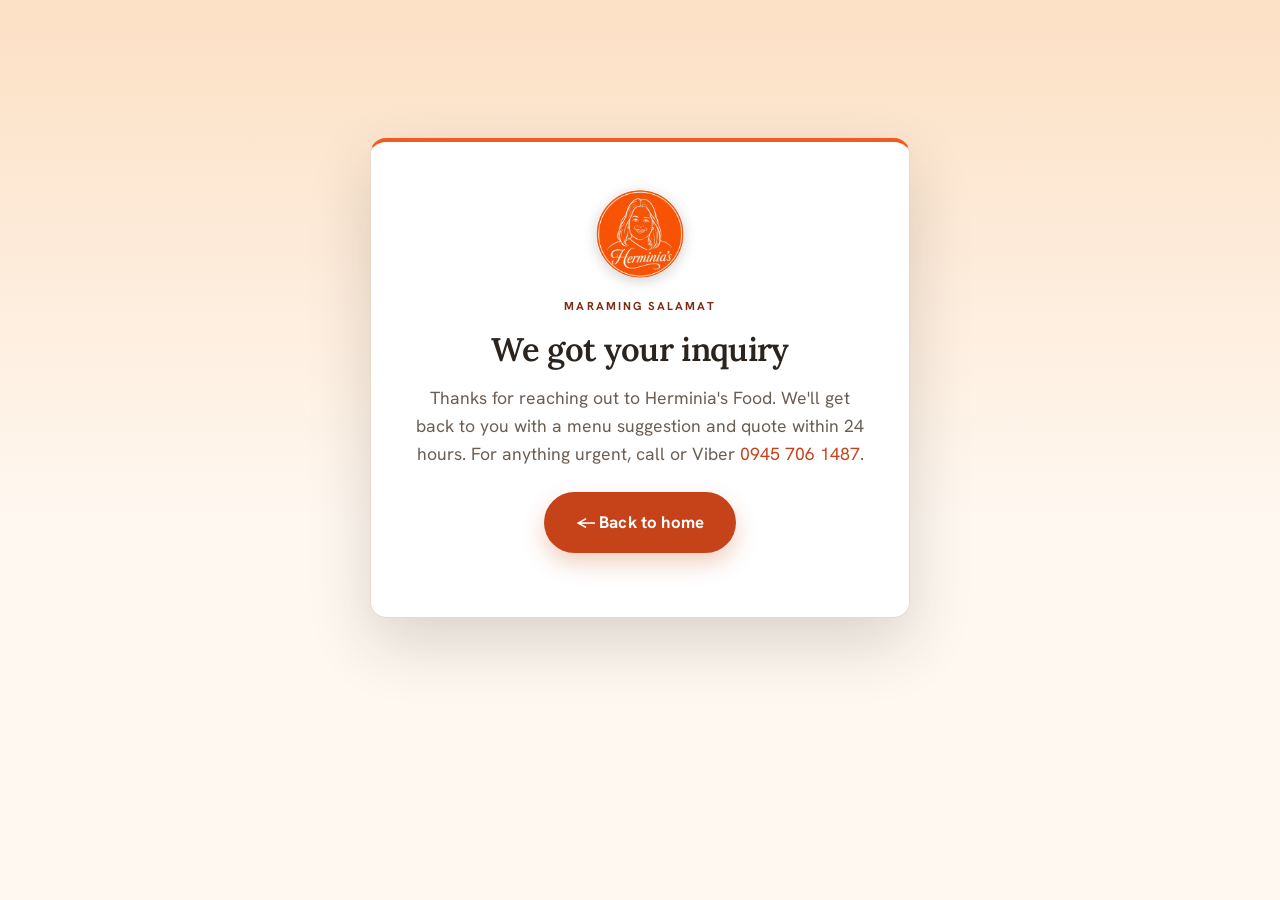
<file: thanks.html>
<!DOCTYPE html>
<html lang="en">
<head>
<meta charset="utf-8">
<meta name="viewport" content="width=device-width, initial-scale=1">
<title>Thank You | Herminia's Food</title>
<meta name="robots" content="noindex">
<link rel="icon" href="/favicon.ico" sizes="any">
<link rel="preconnect" href="https://fonts.googleapis.com">
<link rel="preconnect" href="https://fonts.gstatic.com" crossorigin>
<link href="https://fonts.googleapis.com/css2?family=Lora:ital,wght@0,400;0,500;0,600;0,700;1,400;1,500;1,600&family=Hanken+Grotesk:wght@400;500;600;700;800&family=Oswald:wght@500;600;700&family=Great+Vibes&display=swap" rel="stylesheet">
<link rel="stylesheet" href="/styles.css">
<style>
  .thanks-wrap { min-height: 84vh; display: grid; place-items: center; padding: clamp(2rem, 1rem + 5vw, 4rem) 0; background: linear-gradient(180deg, var(--brand-tint), var(--cream) 70%); }
  .thanks-card {
    max-width: 540px; text-align: center;
    background: var(--panel); border: 1.5px solid var(--line);
    border-top: var(--accent-bar) solid var(--brand); border-radius: var(--radius);
    box-shadow: var(--shadow-lg); padding: clamp(2rem, 1.4rem + 2vw, 3rem) clamp(1.5rem, 1rem + 2vw, 2.5rem);
  }
  .thanks-card img { width: 88px; height: 88px; border-radius: 50%; margin: 0 auto 1.2rem; box-shadow: 0 3px 14px rgba(0,0,0,.18); background: transparent; }
  .thanks-card .section-lead { margin-bottom: 0; }
</style>
</head>
<body>
<main class="thanks-wrap">
  <div class="thanks-card reveal in">
    <img src="/assets/herminias-logo.png" alt="Herminia's Food logo">
    <p class="eyebrow">Maraming salamat</p>
    <h1>We got your inquiry</h1>
    <p class="section-lead">Thanks for reaching out to Herminia's Food. We'll get back to you with a menu suggestion and quote within 24 hours. For anything urgent, call or Viber <a href="tel:+639457061487">0945 706 1487</a>.</p>
    <p style="margin-top:1.5rem"><a class="btn btn-primary btn-lg" href="/">← Back to home</a></p>
  </div>
</main>
</body>
</html>
</file>
<file: styles.css>
/* =================================================================
   HERMINIA'S FOOD: All-Around Event Caterer (QC / Metro Manila)
   Warm, family-run, celebratory identity: "home-cooked heart".

   SYSTEM (v4, "staged editorial"):
   - Four typefaces: Lora (display) + Hanken Grotesk (text/UI) +
     Oswald (condensed nameplates/tier labels) + Great Vibes (script accents).
   - Section headers are TYPOGRAPHY (unboxed) anchored by a big quiet
     numeral + a short accent rule; BODY copy/contact/forms keep panels.
   - Value-stepped opaque section bands so each reads as its own "room".
   - Fixed header: transparent over the hero → solid cream on scroll.
   - Feature strip is a dark "shelf"; orange is reserved for the Book CTA.
   - One spacing scale. Inline-SVG icons, never emoji. Rebrand from :root.
   ================================================================= */
:root {
  /* SWAP: brand tokens ------------------------------------------- */
  --brand:      #F15A22;   /* Herminia Orange — fills, CTAs, accents */
  --brand-dark: #C6431A;   /* hover/pressed orange */
  --brand-deep: #7A2D12;   /* deep burnt-orange — dark accents / brand section field */
  --brand-tint: #FCE0C4;   /* Warm Peach — soft surface wash */
  --sage:       #8FA888;   /* Sage Leaf — secondary accent */
  --sage-deep:  #6E8A6A;   /* darker sage for any sage-colored TEXT (contrast-safe) */
  /* neutrals ---------------------------------------------------- */
  --ink:        #2B241E;   /* Charcoal — primary text */
  --ink-soft:   #6A5F55;   /* secondary text */
  --cream:      #FFF8F1;   /* lightest warm band */
  --cream-2:    #FBEEDD;   /* peach-leaning band */
  --cream-3:    #F7E4CC;   /* deeper peach band */
  --espresso:   #241D17;   /* dark section field (warm charcoal) */
  --espresso-2: #2E2620;   /* dark panel surface */
  --line:         #E8DACA;   /* hairline / panel border on light     */
  --line-soft:    #F0E6DA;
  --line-dark:    rgba(255,255,255,.14); /* border on dark           */
  --panel:        #FFFFFF;   /* panel surface on light sections      */

  /* type: two families only ------------------------------------ */
  /* "PesoFix" (see @font-face below) is a codepoint-scoped shim: it only owns
     ₱ (U+20B1), which Hanken Grotesk renders as a thin-slashed "P". Prepending
     it makes the peso sign fall to a system font that draws it correctly; every
     other glyph still falls through to Hanken. */
  --font-display: "Lora", "Iowan Old Style", Georgia, serif;            /* headings */
  --font-head:    "PesoFix", "Hanken Grotesk", system-ui, sans-serif;   /* UI labels */
  --font-body:    "PesoFix", "Hanken Grotesk", system-ui, sans-serif;   /* body text */
  --font-condensed: "Oswald", "Arial Narrow", sans-serif;   /* dish names, tier labels, nameplates */
  --font-script:    "Great Vibes", "Segoe Script", cursive; /* taglines/accents only, sparing use */

  /* shape ------------------------------------------------------- */
  --radius:       16px;
  --radius-sm:    10px;
  --maxw:         1140px;
  --accent-bar:   4px;       /* sparing brand cue on real panels    */
  --header-h:     70px;      /* fixed header height (anchor offset)  */

  /* shadows (one elevation scale) ------------------------------- */
  --shadow:       0 10px 30px rgba(32,22,15,.07);
  --shadow-lg:    0 26px 64px rgba(32,22,15,.16);
  --shadow-dark:  0 18px 44px rgba(0,0,0,.40);

  /* SPACING SCALE ----------------------------------------------- */
  --space-1:      .25rem;
  --space-2:      .5rem;
  --space-3:      .75rem;
  --space-4:      1rem;
  --space-5:      1.5rem;
  --space-6:      2rem;
  --space-7:      3rem;
  --gap:          clamp(1.25rem, 1rem + 1.4vw, 2rem);      /* grid gap        */
  --panel-pad:    clamp(1.75rem, 1.2rem + 2vw, 3rem);      /* inside a panel  */
  --section-pad:  clamp(4.5rem, 3rem + 7vw, 8rem);         /* top/bottom band */
  --section-pad-lg: clamp(5.75rem, 3.5rem + 9vw, 11rem);   /* "arrival" rooms */
  --head-gap:     clamp(2.75rem, 2rem + 2.6vw, 4rem);      /* head → content  */
}

/* ₱ (U+20B1) shim: maps only the peso codepoint to a system font with a proper
   glyph, so prices never flash-swap to Hanken Grotesk's thin-slashed "P". */
@font-face {
  font-family: "PesoFix";
  src: local("Helvetica Neue"), local("Arial"), local("Segoe UI"), local("Roboto"), local("Noto Sans");
  unicode-range: U+20B1;
}

/* ---------- base ---------- */
*,*::before,*::after { box-sizing: border-box; }
html { scroll-behavior: smooth; scroll-padding-top: calc(var(--header-h) + 14px); }
body {
  margin: 0;
  font-family: var(--font-body);
  color: var(--ink);
  background: var(--cream);
  font-size: 1.02rem;
  line-height: 1.62;
  -webkit-font-smoothing: antialiased;
  text-rendering: optimizeLegibility;
}
img, iframe, svg { max-width: 100%; display: block; }
a { color: var(--brand-dark); text-decoration: none; }
a:hover { text-decoration: underline; }
a:not(.btn):focus-visible { outline: 3px solid var(--brand); outline-offset: 2px; border-radius: 3px; }
h1,h2,h3 {
  font-family: var(--font-display); font-optical-sizing: auto;
  font-weight: 600; line-height: 1.05; letter-spacing: -.02em;
  margin: 0 0 .5em; color: var(--ink);
}
h2 { font-size: clamp(2.1rem, 1.25rem + 3vw, 3.5rem); line-height: 1.04; }
h3 { font-size: clamp(1.4rem, 1.2rem + .7vw, 1.65rem); line-height: 1.12; letter-spacing: -.015em; }
p { margin: 0 0 1rem; }
.muted { color: var(--ink-soft); }
.container { width: min(100% - 2.6rem, var(--maxw)); margin-inline: auto; }
.section { position: relative; padding: var(--section-pad) 0; }
/* signature / conversion sections get more top air so they feel like arrivals */
.flavors, .book { padding-top: var(--section-pad-lg); }
.mt { margin-top: var(--space-6); }

/* hairline between bands so each section reads as its own field */
main > section { border-top: 1px solid var(--line); }
.section--dark, .section--brand { border-top: 1px solid var(--line-dark); }

.skip-link {
  position: absolute; left: -9999px; top: 0; z-index: 100;
  background: var(--ink); color: #fff; padding: .7rem 1rem; border-radius: 0 0 var(--radius-sm) 0;
}
.skip-link:focus { left: 0; }

/* screen-reader-only utility (used for the "today" hours label) */
.sr-only {
  position: absolute; width: 1px; height: 1px; padding: 0; margin: -1px;
  overflow: hidden; clip: rect(0,0,0,0); white-space: nowrap; border: 0;
}

/* ---------- inline-SVG icon system (replaces all emoji) ---------- */
.ic {
  display: inline-block; vertical-align: middle;
  width: 1.2em; height: 1.2em; flex: none;
  fill: none; stroke: currentColor; stroke-width: 1.6;
  stroke-linecap: round; stroke-linejoin: round;
}
.ic--fill { fill: currentColor; stroke: none; }

/* ---------- eyebrow = clean editorial kicker (no chip) ---------- */
.eyebrow {
  display: block;
  font-family: var(--font-head); font-weight: 700;
  letter-spacing: .18em; text-transform: uppercase;
  font-size: .72rem; color: var(--brand-deep);
  margin: 0 0 1rem;
}

/* =================================================================
   SECTION HEADER: unboxed typography, anchored by a big quiet
   numeral + a short accent rule (kept open, never floating thanks
   to the opaque band + the anchor). Body copy keeps its own panels.
   ================================================================= */
.section-head {
  max-width: 680px; margin: 0 auto var(--head-gap); text-align: center;
}
.section-head .eyebrow { margin-bottom: .85rem; }
.section-head h2 { margin-bottom: 0; }
.section-lead {
  color: var(--ink-soft); font-size: 1.1rem; line-height: 1.6;
  max-width: 56ch; margin: 1.1rem auto 0;
}

/* big quiet "chapter" numeral: decorative (the eyebrow carries meaning) */
.section-num {
  display: block; font-family: var(--font-display); font-weight: 600;
  font-size: clamp(2.4rem, 1.4rem + 3vw, 3.9rem); line-height: .85;
  letter-spacing: -.03em; color: var(--brand-deep); opacity: .4; margin-bottom: .05rem;
}
.section-head .section-num { margin-inline: auto; }
/* keep the numeral at a consistent quiet presence as the warm bands deepen */
.menu .section-num { opacity: .46; }
.gallery .section-num { opacity: .42; }
.visit .section-num { opacity: .56; }
.section--dark .section-num { color: var(--sage); opacity: .34; }
.section--brand .section-num { color: var(--sage); opacity: .4; }

/* short accent rule planting the header on its band */
.section-head .section-lead { position: relative; padding-top: 1.6rem; margin-top: 1.3rem; }
.section-head .section-lead::before {
  content: ""; position: absolute; top: 0; left: 50%; transform: translateX(-50%);
  width: 42px; height: 2px; border-radius: 2px; background: var(--brand);
}
.section--dark .section-head .section-lead::before,
.section--brand .section-head .section-lead::before { background: var(--brand); }

/* "Business-tier exclusive" marker: the on-page cue that names WHY the Menu,
   Gallery & Reviews sections exist (the paid step-up over the free Demo). One
   deliberate, repeated system badge on exactly the three upsell sections. */
.tier-badge {
  display: flex; align-items: center; gap: .4rem;
  width: max-content; max-width: 100%;
  margin: 0 auto 1.05rem;
  padding: .38rem .8rem .38rem .62rem;
  border-radius: 999px;
  font-family: var(--font-head); font-weight: 700;
  font-size: .69rem; letter-spacing: .1em; text-transform: uppercase;
  color: var(--brand-deep);
  background: var(--brand-tint);
  box-shadow: inset 0 0 0 1px rgba(162,58,0,.20);
}
.tier-badge .ic { width: .92rem; height: .92rem; color: var(--brand); }
.section--dark .tier-badge {
  color: #ffe7cd;
  background: rgba(143,168,136,.13);
  box-shadow: inset 0 0 0 1px rgba(143,168,136,.36);
}
.section--dark .tier-badge .ic { color: var(--sage); }

/* tonal overrides on dark / brand bands */
.section--dark .eyebrow  { color: var(--sage); }
.section--dark h2, .section--dark h3 { color: #fff; }
.section--dark .section-lead { color: #e7ddd0; }
.section--brand .eyebrow { color: #ffe6d2; }
.section--brand h2 { color: #fff; }
.section--brand .section-lead { color: #fff2e6; }

/* italic-colour emphasis: the single signature heading device */
h2 em, .hero-title em { font-style: italic; color: var(--brand); }
.section--dark h2 em, .section--brand h2 em, .hero-title em { color: var(--brand); }
/* WCAG AA: raw --brand falls below 3:1 on the deeper cream tints (Menu/Visit); use --brand-dark there */
.menu h2 em, .visit h2 em { color: var(--brand-dark); }

/* ---------- buttons ---------- */
.btn {
  display: inline-flex; align-items: center; justify-content: center; gap: .55rem;
  font-family: var(--font-head); font-weight: 700; font-size: .98rem; letter-spacing: .01em;
  padding: .8rem 1.4rem; border-radius: 999px; border: 1.5px solid transparent;
  background: var(--brand-dark); color: #fff; cursor: pointer;
  transition: transform .15s ease, box-shadow .15s ease, background .15s ease, color .15s ease;
  text-decoration: none; white-space: nowrap;
}
.btn:hover { text-decoration: none; transform: translateY(-2px); }
.btn:focus-visible { outline: 3px solid var(--brand); outline-offset: 2px; }
.btn-primary { background: var(--brand-dark); color: #fff; box-shadow: 0 10px 22px rgba(194,72,10,.26); }
.btn-primary:hover { background: var(--brand-deep); }
.btn-ghost { background: transparent; color: #fff; border-color: rgba(255,255,255,.7); }
.btn-ghost:hover { background: rgba(255,255,255,.14); }
.btn-outline { background: transparent; color: var(--brand-dark); border-color: var(--brand); }
.btn-outline:hover { background: var(--brand-tint); color: var(--brand-deep); }
.btn-lg { padding: 1rem 1.9rem; font-size: 1.05rem; }
.btn-block { width: 100%; }
/* quiet text link used to demote secondary actions */
.link-quiet { font-family: var(--font-head); font-weight: 600; color: var(--brand-deep); text-decoration: underline; text-underline-offset: 3px; }

/* =================================================================
   Concept-demo disclaimer bar: sticky above the fixed header; JS sets
   --demo-banner-h so the header (position: fixed) offsets below it.
   ================================================================= */
.demo-banner{
  position: sticky; top: 0; z-index: 1000;
  background: var(--espresso); color: #fff;
  font: 500 .82rem/1.4 var(--font-body);
  text-align: center; padding: .5rem 1rem;
  letter-spacing: .01em;
}

/* =================================================================
   HEADER / NAV: fixed; transparent over the hero, solid on scroll.
   ================================================================= */
.site-header {
  position: fixed; top: var(--demo-banner-h, 0px); left: 0; right: 0; z-index: 50;
  background: transparent; border-bottom: 1px solid transparent;
  transition: background .3s ease, box-shadow .3s ease, border-color .3s ease;
}
/* gradient scrim behind the transparent header so white nav clears the hero */
.site-header::before {
  content: ""; position: absolute; inset: 0 0 -34px 0; z-index: 0; pointer-events: none;
  background: linear-gradient(180deg, rgba(0,0,0,.55) 0%, rgba(0,0,0,.18) 64%, transparent 100%);
  transition: opacity .3s ease;
}
.site-header .header-inner { position: relative; z-index: 1; }
.site-header.scrolled {
  background: rgba(255,248,241,.92); backdrop-filter: blur(12px);
  border-bottom-color: var(--line); box-shadow: 0 6px 24px rgba(32,22,15,.09);
}
.site-header.scrolled::before { opacity: 0; }
.header-inner { display: flex; align-items: center; justify-content: space-between; height: var(--header-h); transition: height .3s ease; }
.site-header.scrolled .header-inner { height: 68px; }

/* brand lockup */
.brand { display: flex; align-items: center; gap: .75rem; color: #fff; }
.brand:hover { text-decoration: none; }
/* circular seal — cream backing is baked into the PNG (behind the transparent line-art,
   clipped to the orange rim), so the seal reads crisp on ANY background. One consistent
   soft shadow for lift across every context — no per-state shadow hacks needed. */
.brand-logo {
  display: block;
  width: 60px;
  height: 60px;
  flex-shrink: 0;
  border-radius: 50%;
  background: transparent;
  box-shadow: 0 3px 12px rgba(0,0,0,.28);
  object-fit: cover;
}
.brand-name { font-family: var(--font-display); font-weight: 600; font-size: 1.35rem; line-height: 1; letter-spacing: -.02em; display: flex; flex-direction: column; gap: .2rem; transition: color .3s ease; }
.brand-sub { font-family: var(--font-head); font-size: .6rem; font-weight: 700; letter-spacing: .22em; text-transform: uppercase; color: var(--sage); transition: color .3s ease; }
.site-header.scrolled .brand { color: var(--ink); }
.site-header.scrolled .brand-sub { color: var(--brand-dark); }
/* shadow only while the lockup sits over the hero photo (transparent state) */
.site-header:not(.scrolled) .brand-name,
.site-header:not(.scrolled) .brand-sub { text-shadow: 0 1px 3px rgba(0,0,0,.55); }

/* nav links: animated underline (hover) vs persistent (active) */
.nav { display: flex; align-items: center; gap: 1.6rem; }
.nav a { position: relative; font-family: var(--font-head); color: #fff; font-weight: 600; font-size: .94rem; transition: color .15s ease; }
.nav a:not(.nav-cta)::after {
  content: ""; position: absolute; left: 0; right: 0; bottom: -6px; height: 2px;
  background: currentColor; border-radius: 2px;
  transform: scaleX(0); transform-origin: left; transition: transform .22s ease;
}
.nav a:not(.nav-cta):hover, .nav a:not(.nav-cta):focus-visible { text-decoration: none; }
.nav a:not(.nav-cta):hover::after, .nav a:not(.nav-cta):focus-visible::after { transform: scaleX(1); }
.nav a.active:not(.nav-cta)::after { transform: scaleX(1); background: var(--brand); }
.site-header.scrolled .nav a { color: var(--ink); }
.site-header.scrolled .nav a:hover, .site-header.scrolled .nav a.active { color: var(--brand-dark); }
.site-header.scrolled .nav a.active:not(.nav-cta)::after { background: var(--brand-dark); }
/* Order pill: the only filled element, clearly separated from the link cluster */
.nav-cta { margin-left: .9rem; padding: .62rem 1.25rem; box-shadow: 0 8px 18px rgba(0,0,0,.22); }
.nav a.nav-cta, .nav a.nav-cta:hover, .site-header.scrolled .nav a.nav-cta { color: #fff; }
.nav a.nav-cta::after { display: none; }
/* robust keyboard focus on the transparent header: white ring + dark halo */
.site-header:not(.scrolled) .nav a:focus-visible { outline-color: #fff; box-shadow: 0 0 0 5px rgba(0,0,0,.45); }

.nav-toggle { display: none; flex-direction: column; gap: 5px; background: none; border: 0; padding: 8px; cursor: pointer; }
.nav-toggle span { width: 24px; height: 2.5px; background: #fff; border-radius: 2px; transition: .25s; }
.site-header.scrolled .nav-toggle span { background: var(--ink); }
.nav-toggle[aria-expanded="true"] span:nth-child(1){ transform: translateY(7.5px) rotate(45deg); }
.nav-toggle[aria-expanded="true"] span:nth-child(2){ opacity: 0; }
.nav-toggle[aria-expanded="true"] span:nth-child(3){ transform: translateY(-7.5px) rotate(-45deg); }

/* ---------- hero ---------- */
.hero {
  position: relative; color: #fff; overflow: hidden; border-top: 0;
  display: flex; align-items: center;
  min-height: clamp(560px, 88vh, 920px);
  min-height: clamp(560px, 88svh, 920px);
  padding-block: calc(var(--header-h) + var(--space-6)) var(--space-7);
}
.hero-bg {
  position: absolute; inset: 0;
  background:
    linear-gradient(180deg, rgba(24,14,5,.58) 0%, rgba(58,24,2,.40) 24%, rgba(30,13,3,.82) 100%),
    url("/assets/hero-buffet.jpg") center/cover no-repeat;
}
/* clean solid scrim panel: grounded, no border/accent ornament */
.hero-inner {
  position: relative; max-width: 760px;
  padding: clamp(2.5rem, 1.6rem + 3.4vw, 4rem);
  border-radius: var(--radius);
  background: rgba(20,13,8,.78); backdrop-filter: blur(2px);
  box-shadow: var(--shadow-dark);
}
.hero .eyebrow { color: var(--sage); margin-bottom: 1.25rem; }
.hero-title {
  font-family: var(--font-display); font-weight: 600;
  font-size: clamp(2.5rem, 1.4rem + 4.2vw, 4.2rem);
  line-height: 1.02; letter-spacing: -.025em;
  color: #fff; margin-bottom: .5em; text-wrap: balance; text-shadow: 0 1px 3px rgba(0,0,0,.32);
}
.hero-sub { font-size: clamp(1.08rem, .95rem + .6vw, 1.3rem); line-height: 1.55; max-width: 44ch; color: #fdeee2; margin-bottom: 0; }
.hero-actions { display: flex; flex-wrap: wrap; gap: .85rem; margin: clamp(1.75rem, 1.2rem + 1.6vw, 2.4rem) 0 0; }
/* rating = a quiet proof line, separated by a hairline */
.hero-rating {
  display: flex; align-items: center; gap: .5rem;
  font-size: .92rem; color: #f3e3d4; margin: 0;
  margin-top: clamp(1.4rem, 1rem + 1.2vw, 1.8rem);
  padding-top: clamp(1.1rem, .8rem + .7vw, 1.4rem);
  border-top: 1px solid rgba(255,255,255,.18);
}
.hero-rating .ic { width: 1.05rem; height: 1.05rem; color: var(--brand); }

/* ---------- feature strip (dark "shelf" docking under the hero) ---------- */
.strip { background: var(--espresso-2); color: #fff; border-top: 1px solid rgba(143,168,136,.26); }
.strip-grid { display: grid; grid-template-columns: repeat(4,1fr); gap: 2.25rem; padding: clamp(2.5rem, 1.8rem + 1.8vw, 3.25rem) 0; }
.strip-item { position: relative; display: flex; align-items: flex-start; gap: 1rem; }
.strip-item .ic { width: 1.85rem; height: 1.85rem; color: var(--sage); margin-top: .05rem; }
.strip-item strong { display: block; font-family: var(--font-head); font-weight: 700; font-size: 1rem; line-height: 1.25; color: #fff; }
.strip-item span { display: block; font-size: .85rem; line-height: 1.4; color: #cdb9a6; margin-top: .15rem; }
/* inset hairline dividers float between items rather than running full height */
.strip-item:not(:last-child)::after {
  content: ""; position: absolute; top: 50%; right: -1.125rem; transform: translateY(-50%);
  width: 1px; height: 58%; background: rgba(255,255,255,.13);
}

/* ---------- about ---------- */
.about { background: var(--cream); }
.about-grid { display: grid; grid-template-columns: 1.05fr 1fr; gap: clamp(3rem, 1.6rem + 7vw, 7.5rem); align-items: center; }
/* one clean photo treatment: subtle frame, no offset block / heavy mat */
.about-media { position: relative; }
.about-media img {
  border-radius: var(--radius); width: 100%; height: auto; object-fit: cover;
  box-shadow: var(--shadow-lg), 0 0 0 1px rgba(32,22,15,.06);
}
/* identity sticker anchored to the photo (buffet-nameplate cue) */
.about-stamp {
  position: absolute; z-index: 2; left: 18px; bottom: 18px;
  display: inline-flex; align-items: center; gap: .4rem;
  font-family: var(--font-condensed); font-weight: 600;
  font-size: .78rem; letter-spacing: .14em; text-transform: uppercase;
  color: var(--ink); background: var(--brand-tint);
  border-radius: var(--radius-sm); padding: .48rem .85rem; box-shadow: var(--shadow);
}
.about-stamp .stamp-ko { font-size: .9rem; color: var(--brand-dark); letter-spacing: 0; }
.about-stamp .stamp-dot { color: var(--brand-dark); }
.about-stamp .ic-sprig { width: .95rem; height: .95rem; color: var(--sage); }
/* grounded body panel: solid surface, single accent bar */
.about-copy {
  background: var(--panel); border: 1px solid var(--line);
  border-top: var(--accent-bar) solid var(--brand);
  border-radius: var(--radius);
  padding: var(--panel-pad); box-shadow: var(--shadow);
}
.about-copy .section-num { margin-bottom: .1rem; }
.about-copy h2 { margin-bottom: 1rem; }
.about-copy p { font-size: 1.05rem; line-height: 1.62; max-width: 64ch; }
.about-copy > p:last-of-type { margin-bottom: 0; }
.about-tags { list-style: none; display: flex; flex-wrap: wrap; gap: .5rem; padding: var(--space-5) 0 0; margin: var(--space-5) 0 0; border-top: 1px solid var(--line); }
.about-tags li {
  font-family: var(--font-head); color: var(--ink-soft); font-weight: 600; font-size: .82rem;
  letter-spacing: .02em; padding: .35rem .85rem; border-radius: 999px; border: 1px solid var(--line);
}

/* ---------- flavors (DARK section) ---------- */
.section--dark { background: var(--espresso); color: #f3e7da; }

/* Object headers keep numbered wayfinding while breaking the repeated
   eyebrow+rule scaffold. Each section pairs the numeral with its own artifact. */
.flavors-head,
.gallery-head,
.reviews-head,
.visit-head {
  max-width: 640px;
  margin: 0 auto var(--head-gap);
  text-align: center;
}
.flavors-head .section-num,
.gallery-head .section-num,
.reviews-head .section-num,
.visit-head .section-num {
  margin-bottom: .55rem;
}
.flavors-head h2,
.gallery-head h2,
.reviews-head h2,
.visit-head h2 {
  margin-bottom: 0;
}
.flavors-lead,
.reviews-lead {
  color: #e7ddd0;
  font-size: 1.1rem;
  line-height: 1.6;
  max-width: 56ch;
  margin: 1.1rem auto 0;
}
.gallery-lead,
.visit-lead {
  color: var(--ink-soft);
  font-size: 1.1rem;
  line-height: 1.6;
  max-width: 56ch;
  margin: 1.1rem auto 0;
}

.flavor-grid { display: grid; grid-template-columns: repeat(5,1fr); gap: var(--gap); }
.flavor-card {
  background: var(--espresso-2); border: 1px solid var(--line-dark); border-radius: var(--radius);
  padding: var(--space-6) var(--space-5);
  transition: transform .2s ease, border-color .2s ease;
}
.flavor-card:hover { transform: translateY(-4px); border-color: rgba(143,168,136,.5); }
.flavor-card h3 { color: #fff; margin: 0 0 .45em; }
.flavor-card p { font-size: .92rem; color: #c8b9a9; margin: 0; line-height: 1.5; }

/* ---------- menu ---------- */
.menu { background: var(--cream-2); }
.featured-grid { display: grid; grid-template-columns: 1fr 1fr; gap: var(--gap); margin-bottom: var(--space-7); }
.featured-card {
  background: var(--panel); border: 1px solid var(--line); border-radius: var(--radius);
  overflow: hidden; box-shadow: var(--shadow); display: flex; flex-direction: column;
  transition: transform .2s ease, box-shadow .2s ease;
}
.featured-card:hover { transform: translateY(-3px); box-shadow: var(--shadow-lg); }
.featured-card:focus-within { box-shadow: var(--shadow-lg); }
/* on-brand photo frame: warm peach edge + soft heat overlay */
.featured-card > img {
  width: 100%; height: clamp(280px, 30vw, 380px); object-fit: cover;
  box-shadow: inset 0 0 0 1px rgba(252,224,196,.55);
  filter: saturate(1.05) contrast(1.02);
}
.featured-body { padding: var(--space-6); }
.badge {
  display: inline-block; font-family: var(--font-head); color: var(--brand-deep);
  font-weight: 700; font-size: .7rem; text-transform: uppercase; letter-spacing: .12em;
  margin-bottom: .65rem;
}
.featured-body h3 { margin-bottom: .4rem; }
.featured-body p { margin: 0; color: var(--ink-soft); font-size: .98rem; line-height: 1.55; }
.menu-cta { display: flex; flex-wrap: wrap; gap: 1.1rem; align-items: center; justify-content: center; }

/* ---------- visit ---------- */
.visit { background: var(--cream-3); }
.section-anchor {
  display: inline-flex; align-items: center; justify-content: center;
  width: 56px; height: 56px; margin-bottom: 1.2rem;
  border-radius: 50%; background: var(--brand-tint); color: var(--brand-dark);
  box-shadow: 0 0 0 6px rgba(241,90,34,.08);
}
.section-anchor .ic { width: 1.5rem; height: 1.5rem; }
.visit-grid { display: grid; grid-template-columns: 1fr 1.05fr; gap: var(--gap); align-items: stretch; }
.visit-card {
  background: var(--panel); border: 1px solid var(--line); border-radius: var(--radius);
  box-shadow: var(--shadow); padding: var(--panel-pad); height: 100%;
}
.visit-info { border-top: var(--accent-bar) solid var(--brand); }
.visit-card h3 { color: var(--ink); }
.hours { width: 100%; border-collapse: collapse; margin-bottom: .5rem; }
.hours th, .hours td { padding: .65rem .25rem; border-bottom: 1px solid var(--line); }
.hours th { text-align: left; font-weight: 600; }
.hours td { text-align: right; color: var(--ink-soft); }
.hours tr:last-child th, .hours tr:last-child td { border-bottom: 0; }
.hours tr.today th, .hours tr.today td { color: var(--brand-dark); font-weight: 800; }
.hours tr.today th { position: relative; padding-left: 1rem; }
.hours tr.today th::before { content: ""; position: absolute; left: 0; top: 50%; transform: translateY(-50%); width: 7px; height: 7px; border-radius: 50%; background: var(--brand); }
.hours .closed { color: var(--ink-soft); font-style: italic; }
.contact-list { list-style: none; padding: 0; margin: .4rem 0 1.25rem; }
.contact-list li { display: flex; gap: .7rem; align-items: center; padding: .6rem 0; border-bottom: 1px solid var(--line-soft); }
.contact-list li:last-child { border-bottom: 0; }
.contact-list .ic { width: 1.2rem; height: 1.2rem; color: var(--brand-dark); }
.contact-list li a { min-width: 0; overflow-wrap: anywhere; }
.pay { font-size: .92rem; padding: .8rem 1rem; background: var(--brand-tint); border-radius: var(--radius-sm); }
.social-row { display: flex; gap: 1.3rem; margin-top: 1.1rem; font-family: var(--font-head); font-weight: 700; }
.visit-map { display: flex; flex-direction: column; padding: var(--space-3); }
.visit-map iframe { width: 100%; flex: 1 1 auto; min-height: 360px; border: 0; border-radius: var(--radius-sm); box-shadow: inset 0 0 0 1px var(--line); }
.map-btn { margin-top: var(--space-3); align-self: flex-start; }

/* ---------- book / form (BRAND section) ---------- */
.section--brand {
  background: var(--brand-deep);
  color: #fff;
}
/* kicker only (numeral + eyebrow); title/lead live in the left panel */
.book-head { margin-bottom: var(--head-gap); }
.book-head .eyebrow { margin-bottom: 0; }

/* equal columns so the seam between the two panels sits dead-centre under the "08" kicker;
   align-items: stretch keeps the dark copy panel the same height as the tall form — the
   panel is filled with supporting points + bottom-pinned tags so it reads full, not empty */
.book-grid { display: grid; grid-template-columns: 1fr 1fr; gap: var(--gap); align-items: stretch; }
.book-copy {
  color: #fff7ef; background: var(--espresso-2);
  border: 1px solid rgba(255,255,255,.14);
  border-top: var(--accent-bar) solid var(--brand);
  border-radius: var(--radius);
  padding: var(--panel-pad); box-shadow: var(--shadow-dark);
  display: flex; flex-direction: column; justify-content: flex-start;
}
.book-copy h2 {
  color: #fff;
  margin: 0 0 1rem;
  font-size: clamp(1.7rem, 1.2rem + 1.4vw, 2.35rem);
  letter-spacing: -.02em;
  text-wrap: balance;
}
.book-copy p { margin: 0; color: #f3e3d4; font-size: 1.02rem; line-height: 1.6; }
.book-copy a { color: #fff; text-decoration: underline; text-underline-offset: 2px; }
/* supporting reassurance points — fill the tall panel with substance, not empty space */
.book-copy .book-points {
  list-style: none; margin: var(--space-5) 0 0; padding: 0;
  display: flex; flex-direction: column; gap: .85rem;
}
.book-copy .book-points li {
  position: relative; padding-left: 1.85rem;
  color: #f3e3d4; font-size: 1rem; line-height: 1.45;
}
.book-copy .book-points li::before {
  content: "✓"; position: absolute; left: 0; top: 0;
  color: var(--brand); font-weight: 700;
}
.book-copy .about-tags {
  border-top-color: rgba(255,255,255,.2);
  padding-top: var(--space-5);
  margin-top: auto; /* pin tags to the bottom edge of the equal-height panel */
}
.book-copy .about-tags li { color: #f3e3d4; border-color: rgba(255,255,255,.28); }
.book-form { background: var(--panel); border-radius: var(--radius); padding: var(--panel-pad); box-shadow: var(--shadow-lg); }
.field { margin-bottom: 1.1rem; }
.field-row { display: grid; grid-template-columns: 1fr 1fr; gap: 1.1rem; }
.field label { display: block; font-family: var(--font-head); font-weight: 600; font-size: .88rem; margin-bottom: .4rem; color: var(--ink); }
.field input, .field textarea {
  width: 100%; font: inherit; color: var(--ink);
  padding: .75rem .85rem; border: 1.5px solid var(--line); border-radius: var(--radius-sm); background: var(--cream);
  transition: border-color .15s ease, box-shadow .15s ease;
}
.field input:focus, .field textarea:focus { outline: none; border-color: var(--brand); box-shadow: 0 0 0 3px rgba(241,90,34,.32); background: #fff; }
/* validation state: :user-invalid only fires AFTER the user has interacted,
   so empty required fields don't glow red on first paint. */
.field input:user-invalid, .field textarea:user-invalid {
  border-color: #B42318; background: #FFF6F5;
}
.field input:user-invalid:focus, .field textarea:user-invalid:focus {
  box-shadow: 0 0 0 3px rgba(180,35,24,.22);
}
.field textarea { resize: vertical; }
.form-note { font-size: .82rem; color: var(--ink-soft); text-align: center; margin: .9rem 0 0; }
.hp { position: absolute; left: -9999px; }

/* ---------- footer ---------- */
.site-footer { background: var(--espresso); color: #efe2d4; padding: var(--space-7) 0 var(--space-6); border-top: 1px solid var(--line-dark); }
.footer-inner { display: grid; grid-template-columns: 1.5fr 1fr 1.1fr; gap: 2rem; align-items: start; }
.footer-brand { display: flex; align-items: center; gap: .95rem; }
.footer-brand .brand-logo {
  width: 62px;
  height: 62px;
  border-radius: 50%;
}
.footer-brand strong { font-family: var(--font-display); font-weight: 600; font-size: 1.2rem; display: block; color: #fff; letter-spacing: -.01em; }
.footer-brand span { font-size: .82rem; color: #c8b9a9; }
.footer-nav { display: flex; flex-wrap: wrap; gap: .35rem 1.1rem; }
.footer-nav a { font-family: var(--font-head); color: #efe2d4; font-weight: 600; font-size: .9rem; }
.footer-nav a:hover { color: #fff; text-decoration: underline; text-underline-offset: 3px; }
.footer-connect { display: flex; flex-direction: column; align-items: flex-start; gap: 1rem; }
.footer-social { display: flex; flex-wrap: wrap; gap: 1.1rem; font-family: var(--font-head); font-weight: 700; font-size: .9rem; }
.footer-social a { color: #efe2d4; }
.footer-social a:hover { color: var(--sage); text-decoration: none; }
.footer-connect .btn { padding: .7rem 1.35rem; }
.footer-legal { display: flex; flex-wrap: wrap; justify-content: space-between; gap: .4rem 1.5rem; margin-top: var(--space-6); padding-top: 1.4rem; border-top: 1px solid var(--line-dark); }
.footer-legal p { margin: 0; font-size: .82rem; color: #c8b9a9; }
.footer-legal .muted { color: #9a8a7a; max-width: 68ch; }

/* ---------- scroll reveal (light, soft) ---------- */
.reveal { opacity: 0; transform: translateY(16px); transition: opacity .8s ease, transform .8s ease; }
.reveal.in { opacity: 1; transform: none; }

/* ---------- responsive ---------- */
@media (max-width: 900px) {
  /* header is always solid on mobile (transparent-over-hero hurts legibility) */
  .site-header { background: rgba(255,248,241,.96); backdrop-filter: blur(12px); border-bottom-color: var(--line); box-shadow: 0 4px 18px rgba(32,22,15,.07); }
  .site-header::before { opacity: 0; }
  .site-header .brand, .site-header.scrolled .brand { color: var(--ink); }
  .site-header .brand-sub { color: var(--brand-dark); }
  .site-header.scrolled .header-inner { height: var(--header-h); }
  .nav-toggle span, .site-header.scrolled .nav-toggle span { background: var(--ink); }
  .nav {
    position: fixed; inset: var(--header-h) 0 auto 0; flex-direction: column; gap: 0;
    background: var(--cream); border-bottom: 1px solid var(--line); padding: .5rem 1.2rem 1.2rem;
    transform: translateY(-130%); transition: transform .3s ease; box-shadow: var(--shadow);
  }
  .nav.open { transform: translateY(0); }
  .nav a, .site-header .nav a { color: var(--ink); width: 100%; padding: .9rem 0; border-bottom: 1px solid var(--line); }
  .nav a:not(.nav-cta)::after { display: none; }
  .nav-cta, .nav a.nav-cta { margin: .8rem 0 0; width: 100%; color: #fff; }
  .nav-toggle { display: flex; }
  .strip-grid { grid-template-columns: 1fr 1fr; gap: 1.75rem 1.75rem; }
  .strip-item:not(:last-child)::after { display: none; }
  .about-grid, .visit-grid, .book-grid { grid-template-columns: 1fr; gap: var(--space-6); }
  .about-media { order: -1; }
  .flavor-grid { grid-template-columns: 1fr 1fr; }
  .featured-grid { grid-template-columns: 1fr; }
  .footer-inner { grid-template-columns: 1fr; text-align: center; gap: 1.6rem; }
  .footer-brand { justify-content: center; }
  .footer-nav { justify-content: center; }
  .footer-connect { align-items: center; }
  .footer-legal { justify-content: center; text-align: center; }
}
@media (max-width: 640px) {
  .hero-actions .btn { flex: 1 1 100%; }
  .menu-cta .btn { white-space: normal; }
}
@media (max-width: 520px) {
  .strip-grid { grid-template-columns: 1fr; gap: 1.1rem; }
  .flavor-grid { grid-template-columns: 1fr; }
  .field-row { grid-template-columns: 1fr; }
  .menu-cta { flex-direction: column; }
  .menu-cta .btn { white-space: normal; width: 100%; }
}

/* ---------- motion safety ---------- */
@media (prefers-reduced-motion: reduce) {
  html { scroll-behavior: auto; }
  .reveal { opacity: 1; transform: none; transition: none; }
  .btn:hover, .flavor-card:hover { transform: none; }
  .nav a:not(.nav-cta)::after { transition: none; }
  .site-header, .site-header::before, .header-inner, .brand-name, .brand-sub { transition: none; }
  .gallery-item img { transition: none; }
  .gallery-item:hover img { transform: none; }
}

/* =================================================================
   STARTER TIER: added value sections: full menu, gallery, reviews
   (built on the same tokens/components as the base site)
   ================================================================= */

/* ---------- full on-site menu (categorized, with prices) ---------- */
.menu-panel {
  background: var(--panel); border: 1px solid var(--line);
  border-radius: var(--radius); box-shadow: var(--shadow);
  padding: clamp(1.75rem, 1.2rem + 2.5vw, 3.25rem);
}
.menu-board { display: grid; grid-template-columns: 1fr 1fr; gap: clamp(2rem, 1rem + 3vw, 3.5rem) clamp(2.5rem, 1.5rem + 4vw, 5rem); }
.menu-cat-title {
  display: flex; align-items: baseline; gap: .6rem; flex-wrap: wrap;
  color: var(--brand-deep); font-size: 1.35rem;
  border-bottom: 2px solid var(--brand); padding-bottom: .55rem; margin: 0 0 .9rem;
}
.menu-cat-note { font-family: var(--font-head); font-size: .68rem; font-weight: 700; letter-spacing: .12em; text-transform: uppercase; color: var(--ink-soft); }
.menu-list { list-style: none; padding: 0; margin: 0; }
.menu-item { padding: .8rem 0; border-bottom: 1px solid var(--line-soft); }
.menu-item:first-child { padding-top: 0; }
.menu-item:last-child { border-bottom: 0; padding-bottom: 0; }
.mi-head { display: flex; align-items: baseline; gap: .5rem; }
.mi-name {
  font-family: var(--font-condensed); font-weight: 600; font-size: 1.05rem;
  letter-spacing: .02em; color: var(--ink);
  background: var(--cream-3); padding: .15rem .45rem; border-radius: 4px;
}
.mi-dots { flex: 1; align-self: center; border-bottom: 1.5px dotted var(--line); margin: 0 .1rem; }
.mi-price { font-family: var(--font-head); font-weight: 700; color: var(--brand-dark); white-space: nowrap; }
.mi-desc { margin: .25rem 0 0; font-size: .92rem; line-height: 1.45; color: var(--ink-soft); max-width: 46ch; }
.menu .menu-cta { margin-top: var(--space-6); }
.menu-disclaimer { text-align: center; font-size: .82rem; color: var(--ink-soft); max-width: 60ch; margin: var(--space-5) auto 0; }

/* ---------- gallery ---------- */
.gallery { background: var(--cream); }
.gallery-preview {
  display: inline-grid;
  grid-template-columns: repeat(3, 56px);
  gap: .45rem;
  margin-bottom: 1.15rem;
  padding: .4rem;
  border-radius: 999px;
  background: rgba(255,255,255,.62);
  border: 1px solid var(--line);
  box-shadow: var(--shadow);
}
.gallery-preview-tile {
  display: block;
  width: 56px;
  height: 38px;
  border-radius: 999px;
  background-size: cover;
  background-position: center;
  box-shadow: inset 0 0 0 1px rgba(32,22,15,.08);
}
.gallery-preview-tile--storefront { background-image: url("/assets/gallery-appetizer-line.jpg"); }
.gallery-preview-tile--duo { background-image: url("/assets/gallery-event-table.jpg"); }
.gallery-preview-tile--solo { background-image: url("/assets/gallery-boodle-feast.jpg"); }
.gallery-grid { display: grid; grid-template-columns: repeat(2, 1fr); gap: var(--gap); }
.gallery-item {
  position: relative; margin: 0; border-radius: var(--radius); overflow: hidden;
  box-shadow: var(--shadow);
  border: 2px solid var(--brand-tint);
  transition: transform .2s ease, box-shadow .2s ease;
}
.gallery-item:hover { transform: translateY(-3px); box-shadow: var(--shadow-lg); }
.gallery-item img {
  width: 100%; aspect-ratio: 4 / 3; object-fit: cover; display: block;
  transition: transform .5s ease;
  filter: saturate(1.04) contrast(1.02);
}
.gallery-item:hover img { transform: scale(1.05); }
/* warm brand wash so stock photos read less generic */
.gallery-item:not(.gallery-cta)::after {
  content: ""; position: absolute; inset: 0; z-index: 1; pointer-events: none;
  background:
    linear-gradient(180deg, rgba(43,36,30,.05) 0%, transparent 32%, rgba(43,36,30,.42) 100%),
    linear-gradient(135deg, rgba(241,90,34,.1), rgba(143,168,136,.08));
  border-radius: inherit;
}
.gallery-caption {
  position: absolute; z-index: 2; left: .75rem; bottom: .75rem;
  font-family: var(--font-condensed); font-weight: 600;
  font-size: .78rem; letter-spacing: .12em; text-transform: uppercase;
  color: var(--ink);
  background: var(--brand-tint);
  padding: .35rem .65rem;
  border-radius: var(--radius-sm);
  box-shadow: var(--shadow);
  line-height: 1.2;
  max-width: calc(100% - 1.5rem);
}
.gallery-cta {
  aspect-ratio: 4 / 3; display: flex; align-items: center; justify-content: center;
  text-align: center; padding: 1.5rem;
  background: linear-gradient(150deg, var(--brand), var(--brand-deep)); color: #fff;
  border-color: transparent;
}
.gallery-cta:hover { text-decoration: none; }
.gallery-cta-inner { display: inline-flex; flex-direction: column; align-items: center; gap: .6rem; font-family: var(--font-head); font-weight: 700; font-size: 1.1rem; }
.gallery-cta .ic { width: 1.9rem; height: 1.9rem; }
.gallery-cta:focus-visible { outline: 3px solid var(--brand); outline-offset: 3px; }

/* ---------- reviews (DARK section) ---------- */
.review-mark {
  display: inline-flex;
  align-items: center;
  justify-content: center;
  gap: .22rem;
  margin-bottom: 1.15rem;
  padding: .65rem 1rem;
  border-radius: 999px;
  color: var(--sage);
  background: var(--espresso-2);
  border: 1px solid rgba(143,168,136,.22);
  box-shadow: var(--shadow-dark);
}
.review-mark .ic { width: 1.05rem; height: 1.05rem; }
.review-grid { display: grid; grid-template-columns: repeat(3, 1fr); gap: var(--gap); }
.review-card { background: var(--espresso-2); border: 1px solid var(--line-dark); border-radius: var(--radius); padding: var(--space-6); display: flex; flex-direction: column; gap: .9rem; }
.review-stars { display: flex; gap: .12rem; color: var(--brand); }
.review-stars .ic { width: 1.05rem; height: 1.05rem; }
.review-card blockquote { margin: 0; font-size: 1.05rem; line-height: 1.55; color: #f3e7da; }
.review-card figcaption { margin-top: auto; font-family: var(--font-head); font-weight: 700; font-size: .9rem; color: #fff; }
.review-card figcaption span { color: var(--sage); font-weight: 600; }
.review-proof { display: flex; align-items: center; justify-content: center; gap: .5rem; flex-wrap: wrap; margin: var(--space-7) 0 0; font-weight: 600; color: #e7ddd0; }
.review-proof .ic { width: 1.1rem; height: 1.1rem; color: var(--sage); }
.review-proof a { color: #fff; text-decoration: underline; }
/* teaser-demo mode: fabricated-review disclaimer, light-on-dark to match section--dark */
.reviews-disclaimer { text-align: center; font-size: .82rem; color: #e7ddd0; opacity: .8; max-width: 64ch; margin: var(--space-5) auto 0; }

/* ---------- Starter-tier responsive ---------- */
@media (max-width: 900px) {
  .menu-board { grid-template-columns: 1fr; gap: var(--space-6); }
  .review-grid { grid-template-columns: 1fr; }
}
@media (max-width: 520px) {
  .gallery-grid { grid-template-columns: 1fr; }
}

/* =================================================================
   HERMINIA'S ADDITIONS: catering-vertical extensions to the base
   template: form <select>, "How booking works" section, and the
   city-level map embed with a styled fallback layered behind it.
   ================================================================= */

/* ---------- form select (matches .field input styling) ---------- */
.field select {
  width: 100%; font: inherit; color: var(--ink);
  padding: .75rem .85rem; border: 1.5px solid var(--line); border-radius: var(--radius-sm); background: var(--cream);
  transition: border-color .15s ease, box-shadow .15s ease;
  appearance: none; -webkit-appearance: none;
  background-image: url("data:image/svg+xml,%3Csvg xmlns='http://www.w3.org/2000/svg' viewBox='0 0 24 24' fill='none' stroke='%236A5F55' stroke-width='2' stroke-linecap='round' stroke-linejoin='round'%3E%3Cpath d='M6 9l6 6 6-6'/%3E%3C/svg%3E");
  background-repeat: no-repeat; background-position: right .8rem center; background-size: 1rem;
}
.field select:focus { outline: none; border-color: var(--brand); box-shadow: 0 0 0 3px rgba(241,90,34,.32); background-color: #fff; }
.field select:user-invalid { border-color: #B42318; background-color: #FFF6F5; }
.field select:user-invalid:focus { box-shadow: 0 0 0 3px rgba(180,35,24,.22); }

/* ---------- HOW BOOKING WORKS (light band, grounded panels) ---------- */
.how { background: var(--cream); }
.how-grid {
  list-style: none; padding: 0; margin: 0 0 var(--gap);
  display: grid; grid-template-columns: repeat(4, 1fr); gap: var(--gap);
}
.how-step {
  position: relative; background: var(--panel);
  border: 1px solid var(--line); border-top: var(--accent-bar) solid var(--brand);
  border-radius: var(--radius); box-shadow: var(--shadow);
  padding: calc(var(--panel-pad) * .75);
}
.how-num {
  display: block; font-family: var(--font-display); font-weight: 600;
  font-size: 2.1rem; line-height: 1; color: var(--brand-tint);
  -webkit-text-stroke: 1.5px var(--brand); margin-bottom: .6rem;
}
.how-step .ic { width: 1.5rem; height: 1.5rem; color: var(--brand-dark); margin-bottom: .55rem; }
.how-step h3 { font-size: 1.12rem; margin-bottom: .45rem; }
.how-step p { font-size: .93rem; color: var(--ink-soft); margin: 0; line-height: 1.55; }

.faq-list {
  margin: 0; display: grid; grid-template-columns: 1fr 1fr; gap: var(--gap);
}
.faq-item {
  background: var(--panel); border: 1px solid var(--line);
  border-radius: var(--radius); box-shadow: var(--shadow);
  padding: calc(var(--panel-pad) * .65);
}
.faq-item dt { font-family: var(--font-head); font-weight: 700; margin-bottom: .35rem; color: var(--ink); }
.faq-item dd { margin: 0; font-size: .95rem; color: var(--ink-soft); line-height: 1.55; }

/* ---------- map embed + fallback (sandbox/offline-safe) ---------- */
.map-embed {
  position: relative; flex: 1 1 auto; min-height: 360px;
  border-radius: var(--radius-sm); overflow: hidden; box-shadow: inset 0 0 0 1px var(--line);
}
.map-embed iframe { position: absolute; inset: 0; width: 100%; height: 100%; min-height: 0; border: 0; }
.map-fallback {
  position: absolute; inset: 0; z-index: 0;
  display: flex; flex-direction: column; align-items: center; justify-content: center; gap: .3rem;
  background: linear-gradient(160deg, var(--brand-tint), var(--cream-3));
  color: var(--brand-dark); text-align: center;
}
.map-fallback .ic { width: 1.8rem; height: 1.8rem; }
.map-fallback strong { font-family: var(--font-display); font-size: 1.25rem; }
.map-fallback span { font-size: .9rem; color: var(--ink-soft); }

/* ---------- responsive ---------- */
@media (max-width: 920px) {
  .how-grid { grid-template-columns: 1fr 1fr; }
}
@media (max-width: 640px) {
  .how-grid, .faq-list { grid-template-columns: 1fr; }
}

/* =================================================================
   T4: real pricing tiers + sample set menus (new component classes)
   Uses existing tokens; --font-condensed for tier labels & dish names.
   ================================================================= */

/* ---------- three-tier pricing cards ---------- */
.pricing-tiers {
  display: grid;
  grid-template-columns: repeat(3, 1fr);
  gap: var(--gap);
  margin-bottom: var(--space-7);
}
.pricing-card {
  background: var(--panel);
  border: 1px solid var(--line);
  border-radius: var(--radius);
  box-shadow: var(--shadow);
  padding: var(--panel-pad);
  border-top: var(--accent-bar) solid var(--sage);
  display: flex;
  flex-direction: column;
  gap: .35rem;
  transition: transform .2s ease, box-shadow .2s ease;
}
.pricing-card:hover {
  transform: translateY(-4px);
  box-shadow: var(--shadow-lg);
}
.pricing-card--featured {
  border-top-color: var(--brand);
  box-shadow: var(--shadow-lg);
  background: linear-gradient(180deg, var(--brand-tint) 0%, var(--panel) 42%);
}
.pricing-card--featured:hover { box-shadow: 0 30px 70px rgba(32,22,15,.2); }
/* buffet nameplate: condensed type on soft peach field */
.pricing-tier-label {
  display: inline-flex;
  align-items: center;
  gap: .4rem;
  width: max-content;
  max-width: 100%;
  font-family: var(--font-condensed);
  font-weight: 600;
  font-size: .85rem;
  letter-spacing: .18em;
  text-transform: uppercase;
  color: var(--brand-deep);
  margin: 0 0 .45rem;
  padding: .38rem .7rem;
  background: var(--brand-tint);
  border-radius: var(--radius-sm);
  line-height: 1.2;
}
.pricing-tier-label .ic-sprig {
  width: .95rem;
  height: .95rem;
  color: var(--sage);
}
.pricing-price {
  font-family: var(--font-condensed);
  font-weight: 700;
  font-size: clamp(2rem, 1.5rem + 1.6vw, 2.55rem);
  line-height: 1;
  letter-spacing: -.01em;
  color: var(--ink);
  margin: 0;
}
.pricing-unit {
  font-family: var(--font-condensed);
  font-weight: 500;
  font-size: .55em;
  letter-spacing: .04em;
  color: var(--ink-soft);
  margin-left: .15rem;
}
.pricing-sets {
  font-family: var(--font-head);
  font-weight: 700;
  font-size: .72rem;
  letter-spacing: .1em;
  text-transform: uppercase;
  color: var(--ink-soft);
  margin: .35rem 0 .5rem;
}
.pricing-desc {
  font-size: .95rem;
  line-height: 1.55;
  color: var(--ink-soft);
  margin: 0;
  max-width: 36ch;
}

/* ---------- 6-set sample menu cards ---------- */
.sample-sets {
  margin-bottom: var(--space-7);
}
.sample-sets-head {
  text-align: center;
  max-width: 56ch;
  margin: 0 auto var(--space-6);
}
.sample-sets-title {
  display: inline-flex;
  align-items: center;
  justify-content: center;
  gap: .45rem;
  font-family: var(--font-condensed);
  font-weight: 600;
  font-size: clamp(1.35rem, 1.1rem + .8vw, 1.7rem);
  letter-spacing: .06em;
  text-transform: uppercase;
  color: var(--brand-deep);
  margin: 0 0 .5rem;
}
.sample-sets-title .ic-sprig {
  width: 1.05rem;
  height: 1.05rem;
  color: var(--sage);
}
.sample-sets-lead {
  font-size: 1rem;
  line-height: 1.55;
  color: var(--ink-soft);
  margin: 0;
}
.set-grid {
  display: grid;
  grid-template-columns: repeat(3, 1fr);
  gap: var(--gap);
}
.set-card {
  background: var(--panel);
  border: 1px solid var(--line);
  border-radius: var(--radius);
  box-shadow: var(--shadow);
  overflow: hidden;
  display: flex;
  flex-direction: column;
  transition: transform .2s ease, box-shadow .2s ease;
}
.set-card:hover {
  transform: translateY(-3px);
  box-shadow: var(--shadow-lg);
}
.set-card-head {
  display: flex;
  align-items: baseline;
  justify-content: space-between;
  gap: .75rem;
  padding: .9rem 1.15rem;
  background: var(--brand-tint);
  border-bottom: 1px solid var(--line);
}
.set-tier {
  font-family: var(--font-condensed);
  font-weight: 600;
  font-size: .78rem;
  letter-spacing: .16em;
  text-transform: uppercase;
  color: var(--brand-deep);
}
.set-num {
  font-family: var(--font-condensed);
  font-weight: 500;
  font-size: .78rem;
  letter-spacing: .08em;
  text-transform: uppercase;
  color: var(--ink-soft);
}
.set-dishes {
  list-style: none;
  margin: 0;
  padding: .35rem 1.15rem 1rem;
  display: flex;
  flex-direction: column;
  gap: 0;
}
.set-dishes li {
  display: flex;
  flex-direction: column;
  gap: .1rem;
  padding: .7rem 0;
  border-bottom: 1px solid var(--line-soft);
}
.set-dishes li:last-child { border-bottom: 0; padding-bottom: .35rem; }
.set-role {
  font-family: var(--font-head);
  font-weight: 700;
  font-size: .65rem;
  letter-spacing: .12em;
  text-transform: uppercase;
  color: var(--ink-soft);
}
/* dish names as mini buffet nameplates */
.set-dish {
  display: inline-block;
  font-family: var(--font-condensed);
  font-weight: 600;
  font-size: 1.05rem;
  letter-spacing: .03em;
  color: var(--ink);
  line-height: 1.25;
  background: var(--cream-3);
  padding: .22rem .55rem;
  border-radius: 4px;
  width: max-content;
  max-width: 100%;
}

/* add-ons board: single column when only one category remains */
.menu-board--addons { grid-template-columns: 1fr; max-width: 520px; margin-inline: auto; }

@media (max-width: 900px) {
  .pricing-tiers { grid-template-columns: 1fr; max-width: 420px; margin-inline: auto; }
  .set-grid { grid-template-columns: 1fr 1fr; }
}
@media (max-width: 520px) {
  .set-grid { grid-template-columns: 1fr; }
}

/* =================================================================
   T5: brand polish layer (sprig motif, script accents, nameplates,
   on-brand photo treatment, hover refinement). Tokens untouched.
   ================================================================= */

/* sprig accent: inherits currentColor; wrappers set sage */
.ic-sprig {
  color: var(--sage);
  flex: none;
}

/* eyebrows that host a sprig icon (keep condensed-editorial look) */
.eyebrow--with-sprig {
  display: inline-flex;
  align-items: center;
  gap: .4rem;
}
.eyebrow--with-sprig .ic-sprig {
  width: .95rem;
  height: .95rem;
  color: var(--sage);
}

/* script accents: About tagline only (hero location line is plain) */
.script-tagline {
  font-family: var(--font-script);
  font-weight: 400;
  letter-spacing: .01em;
  text-transform: none;
  line-height: 1.15;
}
.about-tagline.script-tagline {
  font-family: var(--font-script);
  font-size: clamp(2.05rem, 1.2rem + 2.6vw, 3.15rem);
  letter-spacing: .01em;
  margin-bottom: 1rem;
  color: var(--ink);
}
.about-tagline.script-tagline em {
  font-style: normal;
  color: var(--brand-dark);
}

/* menu/gallery photo: about media also gets a soft brand frame */
.about-media img {
  box-shadow: var(--shadow-lg), 0 0 0 3px var(--brand-tint);
  filter: saturate(1.04) contrast(1.02);
}

/* card/nav hover polish (subtle; pairs with existing reveal system) */
.review-card {
  transition: transform .2s ease, box-shadow .2s ease, border-color .2s ease;
}
.review-card:hover {
  transform: translateY(-3px);
  border-color: rgba(143,168,136,.4);
  box-shadow: var(--shadow-dark);
}
.how-step {
  transition: transform .2s ease, box-shadow .2s ease;
}
.how-step:hover {
  transform: translateY(-3px);
  box-shadow: var(--shadow-lg);
}
.nav a:not(.nav-cta) {
  transition: color .2s ease;
}
.btn-primary {
  transition: transform .2s ease, box-shadow .2s ease, background .2s ease, color .2s ease;
}
.btn-primary:hover {
  box-shadow: 0 14px 28px rgba(194,72,10,.32);
}

/* motion safety: kill T5 hover lifts */
@media (prefers-reduced-motion: reduce) {
  .pricing-card:hover,
  .set-card:hover,
  .featured-card:hover,
  .gallery-item:hover,
  .review-card:hover,
  .how-step:hover {
    transform: none;
  }
}
</file>
